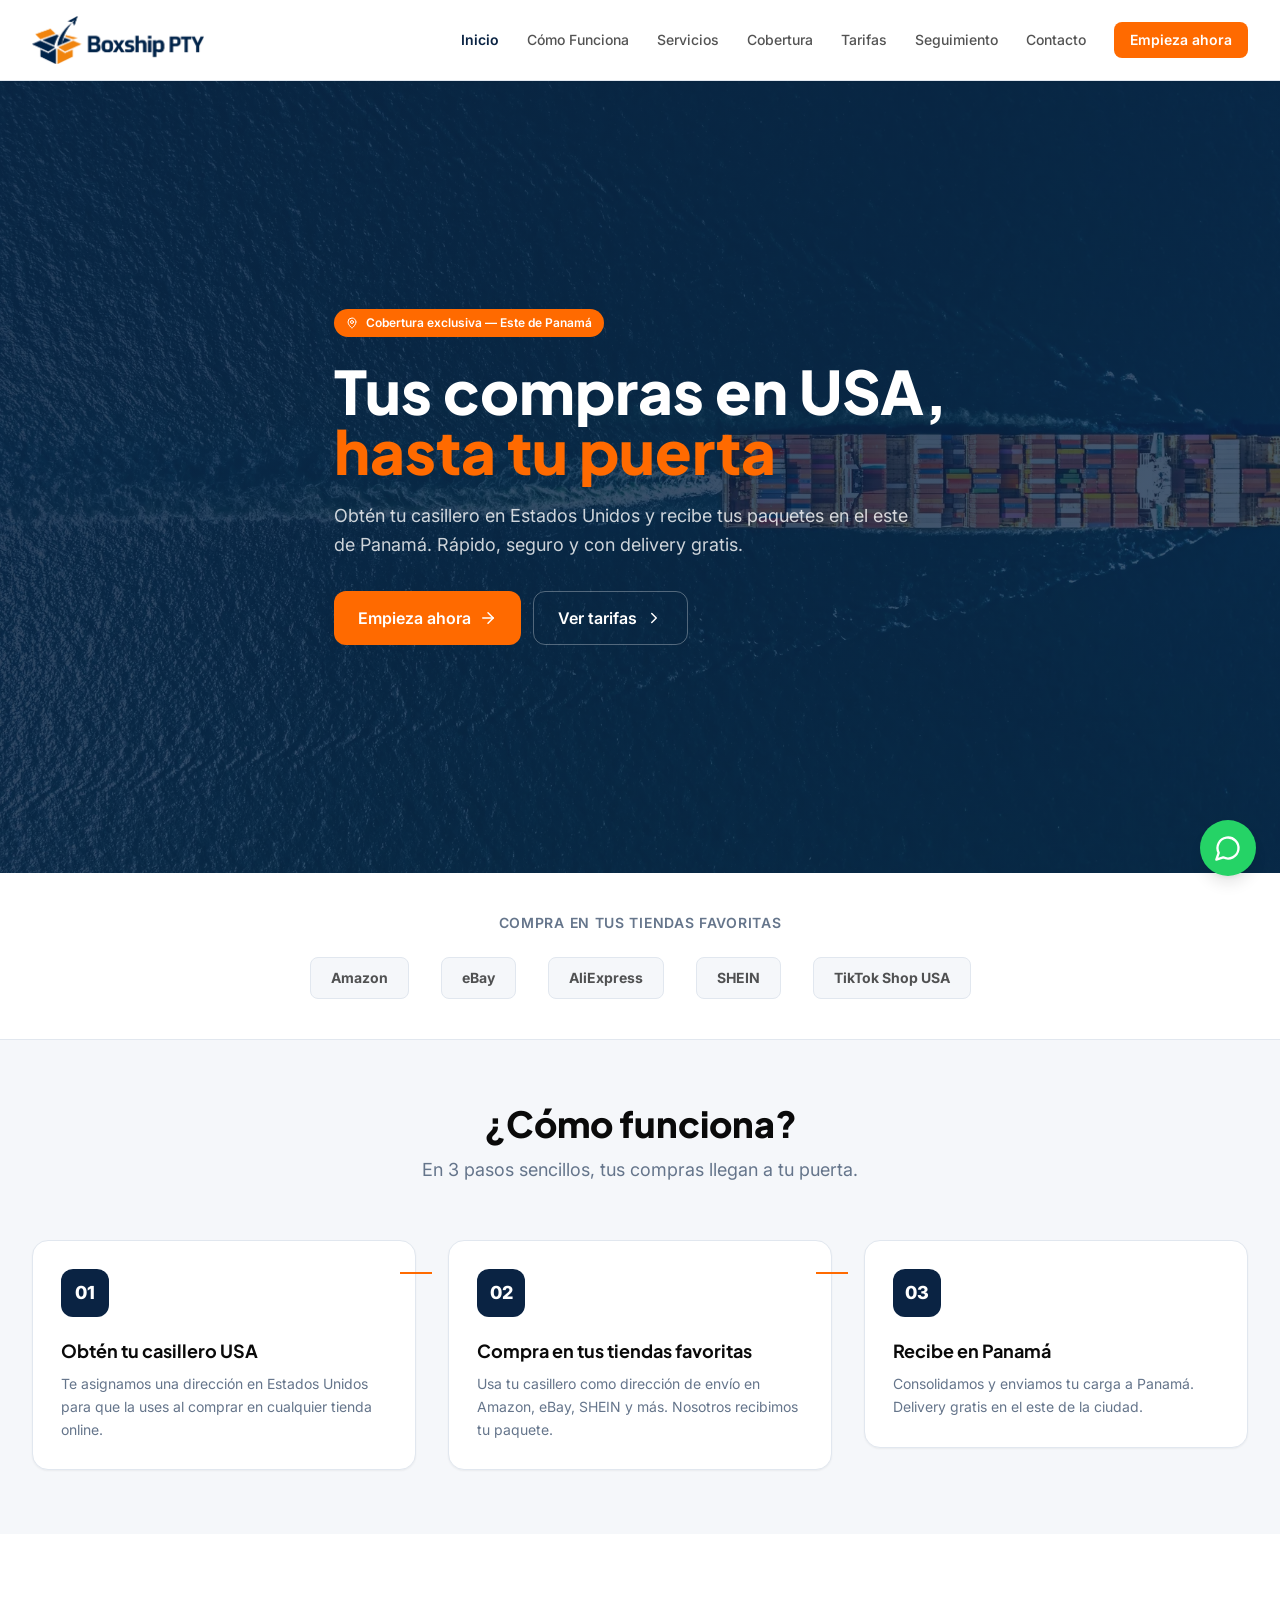
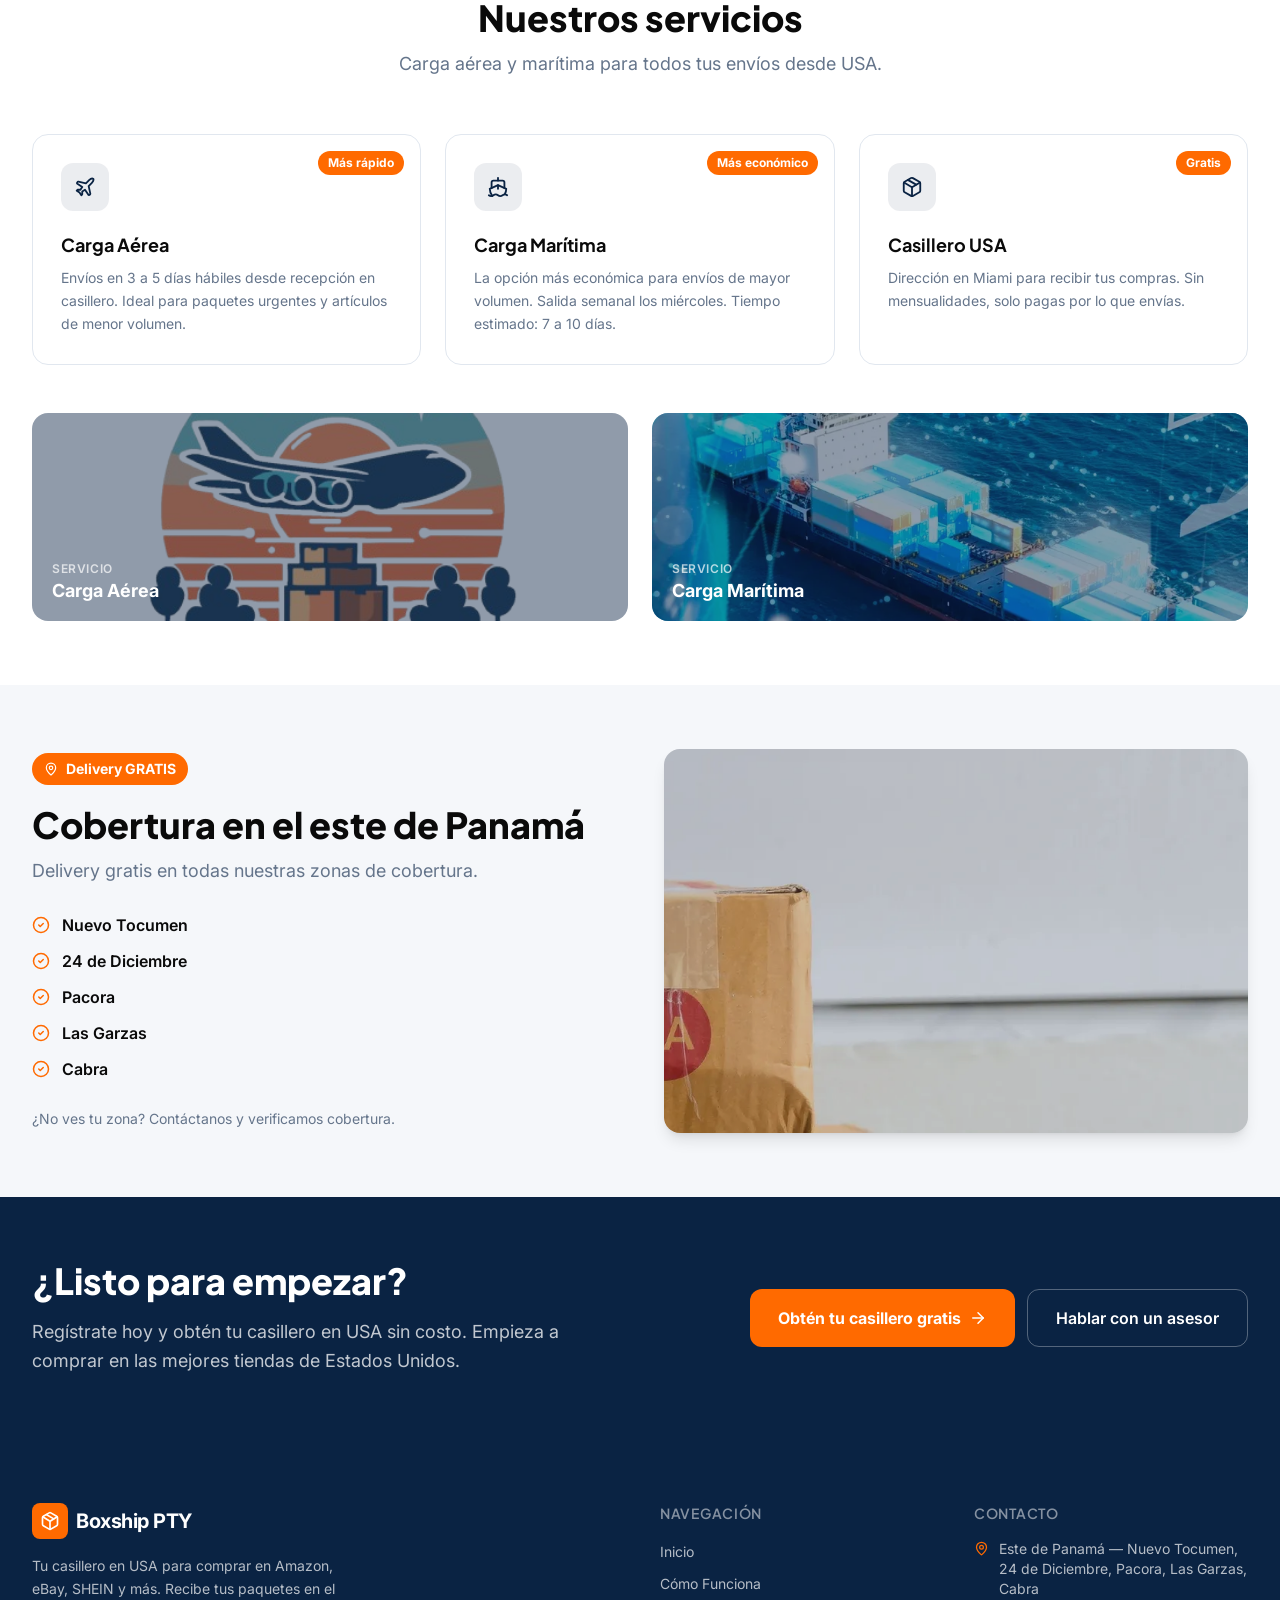
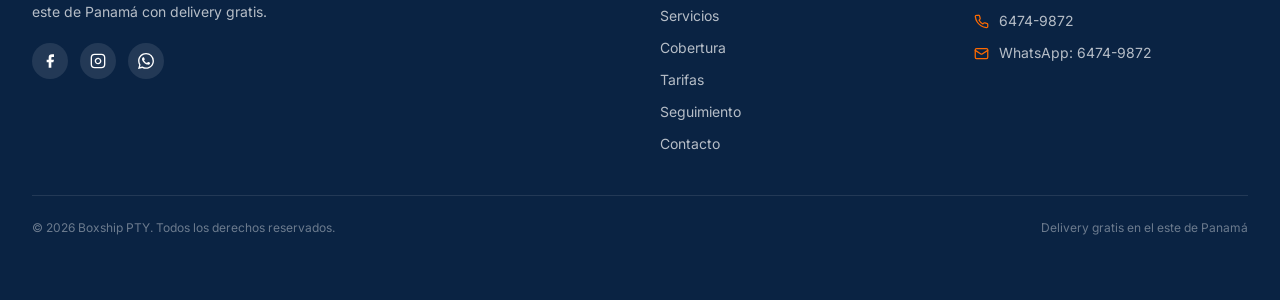
<file: index.html>
<!DOCTYPE html>
<html lang="es">
<head>
<meta charset="UTF-8">
<meta name="viewport" content="width=device-width, initial-scale=1.0">
<title>Boxship PTY — Tus compras en USA hasta tu puerta en Panamá</title>
<meta name="description" content="Casillero en USA y logística de paquetes para el este de Panamá. Carga aérea y marítima. Delivery gratis en Nuevo Tocumen, 24 de Diciembre, Pacora, Las Garzas y Cabra.">
<link rel="canonical" href="https://boxshippty.com/">
<meta property="og:title" content="Boxship PTY — Tus compras en USA hasta tu puerta en Panamá">
<meta property="og:description" content="Casillero en USA y logística de paquetes para el este de Panamá. Carga aérea y marítima.">
<meta property="og:type" content="website">
<meta property="og:url" content="https://boxshippty.com">
<meta name="twitter:card" content="summary_large_image">
<link rel="preconnect" href="https://fonts.googleapis.com"><link rel="preconnect" href="https://fonts.gstatic.com" crossorigin>
<link href="https://fonts.googleapis.com/css2?family=Plus+Jakarta+Sans:wght@700&family=Inter:wght@400;500;600&display=swap" rel="stylesheet">
<script type="application/ld+json">{"@context":"https://schema.org","@type":"LocalBusiness","name":"Boxship PTY","description":"Casillero en USA y logística de paquetes para el este de Panamá. Carga aérea y marítima.","url":"https://boxshippty.com","areaServed":["Nuevo Tocumen","24 de Diciembre","Pacora","Las Garzas","Cabra"]}</script>
<link rel="stylesheet" href="site.css">
</head>
<body>
<div id="app" class="fs-unmask-airo-app-builder"><div class="min-h-screen bg-background flex flex-col"><header class="sticky top-0 z-50 bg-white border-b border-border shadow-sm"><div class="max-w-7xl mx-auto px-4 sm:px-6 lg:px-8"><div class="flex items-center justify-between h-16 md:h-20"><a class="flex items-center shrink-0" href="#"><img alt="Boxship PTY" class="block h-auto max-h-10 md:max-h-12 w-auto max-w-[180px] object-contain" src="assets/horizontal.png"></a><nav aria-label="Navegación principal" class="hidden md:flex items-center gap-1"><a class="px-3 py-2 text-sm font-medium rounded-md transition-colors text-primary font-semibold" href="#">Inicio</a><a class="px-3 py-2 text-sm font-medium rounded-md transition-colors text-foreground/70 hover:text-primary hover:bg-muted" href="#como-funciona">Cómo Funciona</a><a class="px-3 py-2 text-sm font-medium rounded-md transition-colors text-foreground/70 hover:text-primary hover:bg-muted" href="#servicios">Servicios</a><a class="px-3 py-2 text-sm font-medium rounded-md transition-colors text-foreground/70 hover:text-primary hover:bg-muted" href="#cobertura">Cobertura</a><a class="px-3 py-2 text-sm font-medium rounded-md transition-colors text-foreground/70 hover:text-primary hover:bg-muted" href="tarifas.html">Tarifas</a><a class="px-3 py-2 text-sm font-medium rounded-md transition-colors text-foreground/70 hover:text-primary hover:bg-muted" href="seguimiento.html">Seguimiento</a><a class="px-3 py-2 text-sm font-medium rounded-md transition-colors text-foreground/70 hover:text-primary hover:bg-muted" href="#contacto">Contacto</a><a class="ml-3 px-4 py-2 bg-accent text-white text-sm font-semibold rounded-lg hover:bg-accent/90 transition-colors" href="https://wa.me/50764749872">Empieza ahora</a></nav><button class="md:hidden p-2 rounded-md text-foreground/70 hover:text-primary hover:bg-muted transition-colors" aria-label="Abrir menú"><svg xmlns="http://www.w3.org/2000/svg" width="22" height="22" viewBox="0 0 24 24" fill="none" stroke="currentColor" stroke-width="2" stroke-linecap="round" stroke-linejoin="round" class="lucide lucide-menu"><line x1="4" x2="20" y1="12" y2="12"></line><line x1="4" x2="20" y1="6" y2="6"></line><line x1="4" x2="20" y1="18" y2="18"></line></svg></button></div></div></header><main><section class="relative min-h-[88vh] flex items-center overflow-hidden"><img alt="Logística y envíos internacionales" class="absolute inset-0 w-full h-full object-cover" loading="eager" fetchpriority="high" width="1920" height="1080" src="assets/hero.webp"><div class="absolute inset-0 pointer-events-none" style="background: linear-gradient(135deg, hsl(var(--primary) / 0.88) 0%, hsl(var(--primary) / 0.72) 100%);"></div><div class="relative z-10 max-w-7xl mx-auto px-4 sm:px-6 lg:px-8 py-24"><div class="max-w-2xl"><div class="inline-flex items-center gap-2 px-3 py-1.5 rounded-full text-xs font-semibold mb-6 text-white" style="background: hsl(var(--accent)); opacity: 1; transform: none;"><svg xmlns="http://www.w3.org/2000/svg" width="12" height="12" viewBox="0 0 24 24" fill="none" stroke="currentColor" stroke-width="2" stroke-linecap="round" stroke-linejoin="round" class="lucide lucide-map-pin"><path d="M20 10c0 4.993-5.539 10.193-7.399 11.799a1 1 0 0 1-1.202 0C9.539 20.193 4 14.993 4 10a8 8 0 0 1 16 0"></path><circle cx="12" cy="10" r="3"></circle></svg><span>Cobertura exclusiva — Este de Panamá</span></div><h1 class="text-4xl sm:text-5xl lg:text-6xl font-extrabold text-white leading-tight mb-5" style="opacity: 1; transform: none;"><span style="white-space: pre-line;">Tus compras en USA,</span><br><span style="white-space: pre-line; color: hsl(var(--accent));">hasta tu puerta</span></h1><p class="text-lg text-white/80 leading-relaxed mb-8 max-w-xl" style="white-space: pre-line; opacity: 1; transform: none;">Obtén tu casillero en Estados Unidos y recibe tus paquetes en el este de Panamá. Rápido, seguro y con delivery gratis.</p><div class="flex flex-col sm:flex-row gap-3" style="opacity: 1; transform: none;"><a class="inline-flex items-center justify-center gap-2 px-6 py-3.5 rounded-xl font-semibold text-white transition-all hover:opacity-90 hover:-translate-y-0.5 active:translate-y-0" href="https://wa.me/50764749872" style="background: hsl(var(--accent));">Empieza ahora<svg xmlns="http://www.w3.org/2000/svg" width="18" height="18" viewBox="0 0 24 24" fill="none" stroke="currentColor" stroke-width="2" stroke-linecap="round" stroke-linejoin="round" class="lucide lucide-arrow-right"><path d="M5 12h14"></path><path d="m12 5 7 7-7 7"></path></svg></a><a class="inline-flex items-center justify-center gap-2 px-6 py-3.5 rounded-xl font-semibold text-white border border-white/30 hover:bg-white/10 transition-all" href="tarifas.html">Ver tarifas<svg xmlns="http://www.w3.org/2000/svg" width="18" height="18" viewBox="0 0 24 24" fill="none" stroke="currentColor" stroke-width="2" stroke-linecap="round" stroke-linejoin="round" class="lucide lucide-chevron-right"><path d="m9 18 6-6-6-6"></path></svg></a></div></div></div></section><section class="py-10 bg-white border-b border-border"><div class="max-w-7xl mx-auto px-4 sm:px-6 lg:px-8"><p class="text-center text-sm font-semibold text-muted-foreground uppercase tracking-wider mb-6" style="white-space: pre-line;">Compra en tus tiendas favoritas</p><div class="flex flex-wrap items-center justify-center gap-4 sm:gap-8"><div class="px-5 py-2.5 rounded-lg border border-border bg-muted text-sm font-bold text-foreground/70 hover:border-primary/30 hover:text-primary transition-colors">Amazon</div><div class="px-5 py-2.5 rounded-lg border border-border bg-muted text-sm font-bold text-foreground/70 hover:border-primary/30 hover:text-primary transition-colors">eBay</div><div class="px-5 py-2.5 rounded-lg border border-border bg-muted text-sm font-bold text-foreground/70 hover:border-primary/30 hover:text-primary transition-colors">AliExpress</div><div class="px-5 py-2.5 rounded-lg border border-border bg-muted text-sm font-bold text-foreground/70 hover:border-primary/30 hover:text-primary transition-colors">SHEIN</div><div class="px-5 py-2.5 rounded-lg border border-border bg-muted text-sm font-bold text-foreground/70 hover:border-primary/30 hover:text-primary transition-colors">TikTok Shop USA</div></div></div></section><section id="como-funciona" class="py-xxl bg-muted"><div class="max-w-7xl mx-auto px-4 sm:px-6 lg:px-8"><div class="text-center mb-14"><h2 class="text-3xl sm:text-4xl font-extrabold text-foreground mb-3" style="white-space: pre-line; opacity: 1; transform: none;">¿Cómo funciona?</h2><p class="text-muted-foreground text-lg max-w-xl mx-auto" style="white-space: pre-line; opacity: 1; transform: none;">En 3 pasos sencillos, tus compras llegan a tu puerta.</p></div><div class="grid grid-cols-1 md:grid-cols-3 gap-8 relative"><div class="relative" style="opacity: 1; transform: none;"><div class="hidden md:block absolute top-8 left-[calc(100%-1rem)] w-8 h-0.5 z-10" style="background: hsl(var(--accent));"></div><div class="bg-white rounded-2xl p-7 shadow-sm border border-border hover:shadow-md hover:-translate-y-1 transition-all duration-200"><div class="w-12 h-12 rounded-xl flex items-center justify-center font-extrabold text-lg text-white mb-5" style="background: hsl(var(--primary));">01</div><h3 class="text-lg font-bold text-foreground mb-2" style="white-space: pre-line;">Obtén tu casillero USA</h3><p class="text-sm text-muted-foreground leading-relaxed" style="white-space: pre-line;">Te asignamos una dirección en Estados Unidos para que la uses al comprar en cualquier tienda online.</p></div></div><div class="relative" style="opacity: 1; transform: none;"><div class="hidden md:block absolute top-8 left-[calc(100%-1rem)] w-8 h-0.5 z-10" style="background: hsl(var(--accent));"></div><div class="bg-white rounded-2xl p-7 shadow-sm border border-border hover:shadow-md hover:-translate-y-1 transition-all duration-200"><div class="w-12 h-12 rounded-xl flex items-center justify-center font-extrabold text-lg text-white mb-5" style="background: hsl(var(--primary));">02</div><h3 class="text-lg font-bold text-foreground mb-2" style="white-space: pre-line;">Compra en tus tiendas favoritas</h3><p class="text-sm text-muted-foreground leading-relaxed" style="white-space: pre-line;">Usa tu casillero como dirección de envío en Amazon, eBay, SHEIN y más. Nosotros recibimos tu paquete.</p></div></div><div class="relative" style="opacity: 1; transform: none;"><div class="bg-white rounded-2xl p-7 shadow-sm border border-border hover:shadow-md hover:-translate-y-1 transition-all duration-200"><div class="w-12 h-12 rounded-xl flex items-center justify-center font-extrabold text-lg text-white mb-5" style="background: hsl(var(--primary));">03</div><h3 class="text-lg font-bold text-foreground mb-2" style="white-space: pre-line;">Recibe en Panamá</h3><p class="text-sm text-muted-foreground leading-relaxed" style="white-space: pre-line;">Consolidamos y enviamos tu carga a Panamá. Delivery gratis en el este de la ciudad.</p></div></div></div></div></section><section id="servicios" class="py-xxl bg-white"><div class="max-w-7xl mx-auto px-4 sm:px-6 lg:px-8"><div class="text-center mb-14"><h2 class="text-3xl sm:text-4xl font-extrabold text-foreground mb-3" style="white-space: pre-line; opacity: 1; transform: none;">Nuestros servicios</h2><p class="text-muted-foreground text-lg max-w-xl mx-auto" style="white-space: pre-line; opacity: 1; transform: none;">Carga aérea y marítima para todos tus envíos desde USA.</p></div><div class="grid grid-cols-1 md:grid-cols-3 gap-6"><div class="relative rounded-2xl border border-border p-7 hover:shadow-md hover:-translate-y-1 transition-all duration-200 overflow-hidden" style="opacity: 1; transform: none;"><div class="absolute top-4 right-4 px-2.5 py-1 rounded-full text-xs font-bold text-white" style="background: hsl(var(--accent));">Más rápido</div><div class="w-12 h-12 rounded-xl flex items-center justify-center mb-5" style="background: hsl(var(--primary) / 0.08);"><svg xmlns="http://www.w3.org/2000/svg" width="22" height="22" viewBox="0 0 24 24" fill="none" stroke="currentColor" stroke-width="2" stroke-linecap="round" stroke-linejoin="round" class="lucide lucide-plane" style="color: hsl(var(--primary));"><path d="M17.8 19.2 16 11l3.5-3.5C21 6 21.5 4 21 3c-1-.5-3 0-4.5 1.5L13 8 4.8 6.2c-.5-.1-.9.1-1.1.5l-.3.5c-.2.5-.1 1 .3 1.3L9 12l-2 3H4l-1 1 3 2 2 3 1-1v-3l3-2 3.5 5.3c.3.4.8.5 1.3.3l.5-.2c.4-.3.6-.7.5-1.2z"></path></svg></div><h3 class="text-lg font-bold text-foreground mb-2" style="white-space: pre-line;">Carga Aérea</h3><p class="text-sm text-muted-foreground leading-relaxed" style="white-space: pre-line;">Envíos en 3 a 5 días hábiles desde recepción en casillero. Ideal para paquetes urgentes y artículos de menor volumen.</p></div><div class="relative rounded-2xl border border-border p-7 hover:shadow-md hover:-translate-y-1 transition-all duration-200 overflow-hidden" style="opacity: 1; transform: none;"><div class="absolute top-4 right-4 px-2.5 py-1 rounded-full text-xs font-bold text-white" style="background: hsl(var(--accent));">Más económico</div><div class="w-12 h-12 rounded-xl flex items-center justify-center mb-5" style="background: hsl(var(--primary) / 0.08);"><svg xmlns="http://www.w3.org/2000/svg" width="22" height="22" viewBox="0 0 24 24" fill="none" stroke="currentColor" stroke-width="2" stroke-linecap="round" stroke-linejoin="round" class="lucide lucide-ship" style="color: hsl(var(--primary));"><path d="M2 21c.6.5 1.2 1 2.5 1 2.5 0 2.5-2 5-2 1.3 0 1.9.5 2.5 1 .6.5 1.2 1 2.5 1 2.5 0 2.5-2 5-2 1.3 0 1.9.5 2.5 1"></path><path d="M19.38 20A11.6 11.6 0 0 0 21 14l-9-4-9 4c0 2.9.94 5.34 2.81 7.76"></path><path d="M19 13V7a2 2 0 0 0-2-2H7a2 2 0 0 0-2 2v6"></path><path d="M12 10v4"></path><path d="M12 2v3"></path></svg></div><h3 class="text-lg font-bold text-foreground mb-2" style="white-space: pre-line;">Carga Marítima</h3><p class="text-sm text-muted-foreground leading-relaxed" style="white-space: pre-line;">La opción más económica para envíos de mayor volumen. Salida semanal los miércoles. Tiempo estimado: 7 a 10 días.</p></div><div class="relative rounded-2xl border border-border p-7 hover:shadow-md hover:-translate-y-1 transition-all duration-200 overflow-hidden" style="opacity: 1; transform: none;"><div class="absolute top-4 right-4 px-2.5 py-1 rounded-full text-xs font-bold text-white" style="background: hsl(var(--accent));">Gratis</div><div class="w-12 h-12 rounded-xl flex items-center justify-center mb-5" style="background: hsl(var(--primary) / 0.08);"><svg xmlns="http://www.w3.org/2000/svg" width="22" height="22" viewBox="0 0 24 24" fill="none" stroke="currentColor" stroke-width="2" stroke-linecap="round" stroke-linejoin="round" class="lucide lucide-package" style="color: hsl(var(--primary));"><path d="M11 21.73a2 2 0 0 0 2 0l7-4A2 2 0 0 0 21 16V8a2 2 0 0 0-1-1.73l-7-4a2 2 0 0 0-2 0l-7 4A2 2 0 0 0 3 8v8a2 2 0 0 0 1 1.73z"></path><path d="M12 22V12"></path><path d="m3.3 7 7.703 4.734a2 2 0 0 0 1.994 0L20.7 7"></path><path d="m7.5 4.27 9 5.15"></path></svg></div><h3 class="text-lg font-bold text-foreground mb-2" style="white-space: pre-line;">Casillero USA</h3><p class="text-sm text-muted-foreground leading-relaxed" style="white-space: pre-line;">Dirección en Miami para recibir tus compras. Sin mensualidades, solo pagas por lo que envías.</p></div></div><div class="mt-12 grid grid-cols-1 md:grid-cols-2 gap-6"><div class="rounded-2xl overflow-hidden h-52 relative"><img alt="Carga aérea" class="w-full h-full object-cover" loading="lazy" width="800" height="500" src="assets/services-air.png"><div class="absolute inset-0 pointer-events-none" style="background: hsl(var(--primary) / 0.45);"></div><div class="absolute bottom-4 left-5 text-white"><p class="text-xs font-semibold uppercase tracking-wider opacity-70">Servicio</p><p class="text-lg font-bold">Carga Aérea</p></div></div><div class="rounded-2xl overflow-hidden h-52 relative"><img alt="Carga marítima" class="w-full h-full object-cover" loading="lazy" width="800" height="500" src="assets/services-sea.webp"><div class="absolute inset-0 pointer-events-none" style="background: hsl(var(--primary) / 0.45);"></div><div class="absolute bottom-4 left-5 text-white"><p class="text-xs font-semibold uppercase tracking-wider opacity-70">Servicio</p><p class="text-lg font-bold">Carga Marítima</p></div></div></div></div></section><section id="cobertura" class="py-xxl bg-muted"><div class="max-w-7xl mx-auto px-4 sm:px-6 lg:px-8"><div class="grid grid-cols-1 lg:grid-cols-2 gap-12 items-center"><div><div class="inline-flex items-center gap-2 px-3 py-1.5 rounded-full text-sm font-bold text-white mb-5" style="background: hsl(var(--accent)); opacity: 1; transform: none;"><svg xmlns="http://www.w3.org/2000/svg" width="14" height="14" viewBox="0 0 24 24" fill="none" stroke="currentColor" stroke-width="2" stroke-linecap="round" stroke-linejoin="round" class="lucide lucide-map-pin"><path d="M20 10c0 4.993-5.539 10.193-7.399 11.799a1 1 0 0 1-1.202 0C9.539 20.193 4 14.993 4 10a8 8 0 0 1 16 0"></path><circle cx="12" cy="10" r="3"></circle></svg><span style="white-space: pre-line;">Delivery GRATIS</span></div><h2 class="text-3xl sm:text-4xl font-extrabold text-foreground mb-3" style="white-space: pre-line; opacity: 1; transform: none;">Cobertura en el este de Panamá</h2><p class="text-muted-foreground text-lg mb-7" style="white-space: pre-line; opacity: 1; transform: none;">Delivery gratis en todas nuestras zonas de cobertura.</p><ul class="space-y-3 mb-7"><li class="flex items-center gap-3" style="opacity: 1; transform: none;"><svg xmlns="http://www.w3.org/2000/svg" width="18" height="18" viewBox="0 0 24 24" fill="none" stroke="currentColor" stroke-width="2" stroke-linecap="round" stroke-linejoin="round" class="lucide lucide-circle-check shrink-0" style="color: hsl(var(--accent));"><circle cx="12" cy="12" r="10"></circle><path d="m9 12 2 2 4-4"></path></svg><span class="font-semibold text-foreground" style="white-space: pre-line;">Nuevo Tocumen</span></li><li class="flex items-center gap-3" style="opacity: 1; transform: none;"><svg xmlns="http://www.w3.org/2000/svg" width="18" height="18" viewBox="0 0 24 24" fill="none" stroke="currentColor" stroke-width="2" stroke-linecap="round" stroke-linejoin="round" class="lucide lucide-circle-check shrink-0" style="color: hsl(var(--accent));"><circle cx="12" cy="12" r="10"></circle><path d="m9 12 2 2 4-4"></path></svg><span class="font-semibold text-foreground" style="white-space: pre-line;">24 de Diciembre</span></li><li class="flex items-center gap-3" style="opacity: 1; transform: none;"><svg xmlns="http://www.w3.org/2000/svg" width="18" height="18" viewBox="0 0 24 24" fill="none" stroke="currentColor" stroke-width="2" stroke-linecap="round" stroke-linejoin="round" class="lucide lucide-circle-check shrink-0" style="color: hsl(var(--accent));"><circle cx="12" cy="12" r="10"></circle><path d="m9 12 2 2 4-4"></path></svg><span class="font-semibold text-foreground" style="white-space: pre-line;">Pacora</span></li><li class="flex items-center gap-3" style="opacity: 1; transform: none;"><svg xmlns="http://www.w3.org/2000/svg" width="18" height="18" viewBox="0 0 24 24" fill="none" stroke="currentColor" stroke-width="2" stroke-linecap="round" stroke-linejoin="round" class="lucide lucide-circle-check shrink-0" style="color: hsl(var(--accent));"><circle cx="12" cy="12" r="10"></circle><path d="m9 12 2 2 4-4"></path></svg><span class="font-semibold text-foreground" style="white-space: pre-line;">Las Garzas</span></li><li class="flex items-center gap-3" style="opacity: 1; transform: none;"><svg xmlns="http://www.w3.org/2000/svg" width="18" height="18" viewBox="0 0 24 24" fill="none" stroke="currentColor" stroke-width="2" stroke-linecap="round" stroke-linejoin="round" class="lucide lucide-circle-check shrink-0" style="color: hsl(var(--accent));"><circle cx="12" cy="12" r="10"></circle><path d="m9 12 2 2 4-4"></path></svg><span class="font-semibold text-foreground" style="white-space: pre-line;">Cabra</span></li></ul><p class="text-sm text-muted-foreground" style="white-space: pre-line; opacity: 1; transform: none;">¿No ves tu zona? Contáctanos y verificamos cobertura.</p></div><div class="rounded-2xl overflow-hidden shadow-lg h-72 lg:h-96 relative" style="opacity: 1; transform: none;"><img alt="Delivery a domicilio en Panamá" class="w-full h-full object-cover" loading="lazy" width="800" height="500" src="assets/delivery.webp"><div class="absolute inset-0 pointer-events-none" style="background: hsl(var(--primary) / 0.2);"></div></div></div></div></section><section class="py-xxl" style="background: hsl(var(--primary));"><div class="max-w-7xl mx-auto px-4 sm:px-6 lg:px-8"><div class="grid grid-cols-1 lg:grid-cols-2 gap-10 items-center"><div><h2 class="text-3xl sm:text-4xl font-extrabold text-white mb-4" style="white-space: pre-line; opacity: 1; transform: none;">¿Listo para empezar?</h2><p class="text-white/75 text-lg leading-relaxed" style="white-space: pre-line; opacity: 1; transform: none;">Regístrate hoy y obtén tu casillero en USA sin costo. Empieza a comprar en las mejores tiendas de Estados Unidos.</p></div><div class="flex flex-col sm:flex-row gap-3 lg:justify-end" style="opacity: 1; transform: none;"><a class="inline-flex items-center justify-center gap-2 px-7 py-4 rounded-xl font-bold text-white transition-all hover:opacity-90 hover:-translate-y-0.5" href="https://wa.me/50764749872" style="background: hsl(var(--accent));">Obtén tu casillero gratis<svg xmlns="http://www.w3.org/2000/svg" width="18" height="18" viewBox="0 0 24 24" fill="none" stroke="currentColor" stroke-width="2" stroke-linecap="round" stroke-linejoin="round" class="lucide lucide-arrow-right"><path d="M5 12h14"></path><path d="m12 5 7 7-7 7"></path></svg></a><a class="inline-flex items-center justify-center gap-2 px-7 py-4 rounded-xl font-semibold text-white border border-white/30 hover:bg-white/10 transition-all" href="https://wa.me/50764749872">Hablar con un asesor</a></div></div></div></section></main><footer id="contacto" class="text-white" style="background: hsl(var(--primary));"><div class="max-w-7xl mx-auto px-4 sm:px-6 lg:px-8 py-12 lg:py-16"><div class="grid grid-cols-1 md:grid-cols-2 lg:grid-cols-4 gap-10"><div class="lg:col-span-2"><div class="flex items-center gap-2 mb-4"><div class="w-9 h-9 rounded-lg flex items-center justify-center" style="background: hsl(var(--accent));"><svg xmlns="http://www.w3.org/2000/svg" width="20" height="20" viewBox="0 0 24 24" fill="none" stroke="currentColor" stroke-width="2" stroke-linecap="round" stroke-linejoin="round" class="lucide lucide-package text-white"><path d="M11 21.73a2 2 0 0 0 2 0l7-4A2 2 0 0 0 21 16V8a2 2 0 0 0-1-1.73l-7-4a2 2 0 0 0-2 0l-7 4A2 2 0 0 0 3 8v8a2 2 0 0 0 1 1.73z"></path><path d="M12 22V12"></path><path d="m3.3 7 7.703 4.734a2 2 0 0 0 1.994 0L20.7 7"></path><path d="m7.5 4.27 9 5.15"></path></svg></div><span class="text-xl font-bold tracking-tight">Boxship PTY</span></div><p class="text-white/70 text-sm leading-relaxed max-w-xs">Tu casillero en USA para comprar en Amazon, eBay, SHEIN y más. Recibe tus paquetes en el este de Panamá con delivery gratis.</p><div class="mt-5 flex gap-3"><a href="#" aria-label="Facebook" class="w-9 h-9 rounded-full bg-white/10 hover:bg-white/20 flex items-center justify-center transition-colors"><svg width="16" height="16" fill="currentColor" viewBox="0 0 24 24"><path d="M18 2h-3a5 5 0 0 0-5 5v3H7v4h3v8h4v-8h3l1-4h-4V7a1 1 0 0 1 1-1h3z"></path></svg></a><a href="#" aria-label="Instagram" class="w-9 h-9 rounded-full bg-white/10 hover:bg-white/20 flex items-center justify-center transition-colors"><svg width="16" height="16" fill="none" stroke="currentColor" stroke-width="2" viewBox="0 0 24 24"><rect x="2" y="2" width="20" height="20" rx="5" ry="5"></rect><path d="M16 11.37A4 4 0 1 1 12.63 8 4 4 0 0 1 16 11.37z"></path><line x1="17.5" y1="6.5" x2="17.51" y2="6.5"></line></svg></a><a href="#" aria-label="WhatsApp" class="w-9 h-9 rounded-full bg-white/10 hover:bg-white/20 flex items-center justify-center transition-colors"><svg width="16" height="16" fill="currentColor" viewBox="0 0 24 24"><path d="M17.472 14.382c-.297-.149-1.758-.867-2.03-.967-.273-.099-.471-.148-.67.15-.197.297-.767.966-.94 1.164-.173.199-.347.223-.644.075-.297-.15-1.255-.463-2.39-1.475-.883-.788-1.48-1.761-1.653-2.059-.173-.297-.018-.458.13-.606.134-.133.298-.347.446-.52.149-.174.198-.298.298-.497.099-.198.05-.371-.025-.52-.075-.149-.669-1.612-.916-2.207-.242-.579-.487-.5-.669-.51-.173-.008-.371-.01-.57-.01-.198 0-.52.074-.792.372-.272.297-1.04 1.016-1.04 2.479 0 1.462 1.065 2.875 1.213 3.074.149.198 2.096 3.2 5.077 4.487.709.306 1.262.489 1.694.625.712.227 1.36.195 1.871.118.571-.085 1.758-.719 2.006-1.413.248-.694.248-1.289.173-1.413-.074-.124-.272-.198-.57-.347m-5.421 7.403h-.004a9.87 9.87 0 0 1-5.031-1.378l-.361-.214-3.741.982.998-3.648-.235-.374a9.86 9.86 0 0 1-1.51-5.26c.001-5.45 4.436-9.884 9.888-9.884 2.64 0 5.122 1.03 6.988 2.898a9.825 9.825 0 0 1 2.893 6.994c-.003 5.45-4.437 9.884-9.885 9.884m8.413-18.297A11.815 11.815 0 0 0 12.05 0C5.495 0 .16 5.335.157 11.892c0 2.096.547 4.142 1.588 5.945L.057 24l6.305-1.654a11.882 11.882 0 0 0 5.683 1.448h.005c6.554 0 11.89-5.335 11.893-11.893a11.821 11.821 0 0 0-3.48-8.413Z"></path></svg></a></div></div><div><h3 class="text-sm font-semibold uppercase tracking-wider text-white/50 mb-4">Navegación</h3><ul class="space-y-2"><li><a class="text-sm text-white/70 hover:text-white transition-colors" href="#">Inicio</a></li><li><a class="text-sm text-white/70 hover:text-white transition-colors" href="#como-funciona">Cómo Funciona</a></li><li><a class="text-sm text-white/70 hover:text-white transition-colors" href="#servicios">Servicios</a></li><li><a class="text-sm text-white/70 hover:text-white transition-colors" href="#cobertura">Cobertura</a></li><li><a class="text-sm text-white/70 hover:text-white transition-colors" href="tarifas.html">Tarifas</a></li><li><a class="text-sm text-white/70 hover:text-white transition-colors" href="seguimiento.html">Seguimiento</a></li><li><a class="text-sm text-white/70 hover:text-white transition-colors" href="#contacto">Contacto</a></li></ul></div><div><h3 class="text-sm font-semibold uppercase tracking-wider text-white/50 mb-4">Contacto</h3><ul class="space-y-3"><li class="flex items-start gap-2.5"><svg xmlns="http://www.w3.org/2000/svg" width="15" height="15" viewBox="0 0 24 24" fill="none" stroke="currentColor" stroke-width="2" stroke-linecap="round" stroke-linejoin="round" class="lucide lucide-map-pin text-accent mt-0.5 shrink-0"><path d="M20 10c0 4.993-5.539 10.193-7.399 11.799a1 1 0 0 1-1.202 0C9.539 20.193 4 14.993 4 10a8 8 0 0 1 16 0"></path><circle cx="12" cy="10" r="3"></circle></svg><span class="text-sm text-white/70">Este de Panamá — Nuevo Tocumen, 24 de Diciembre, Pacora, Las Garzas, Cabra</span></li><li class="flex items-center gap-2.5"><svg xmlns="http://www.w3.org/2000/svg" width="15" height="15" viewBox="0 0 24 24" fill="none" stroke="currentColor" stroke-width="2" stroke-linecap="round" stroke-linejoin="round" class="lucide lucide-phone text-accent shrink-0"><path d="M22 16.92v3a2 2 0 0 1-2.18 2 19.79 19.79 0 0 1-8.63-3.07 19.5 19.5 0 0 1-6-6 19.79 19.79 0 0 1-3.07-8.67A2 2 0 0 1 4.11 2h3a2 2 0 0 1 2 1.72 12.84 12.84 0 0 0 .7 2.81 2 2 0 0 1-.45 2.11L8.09 9.91a16 16 0 0 0 6 6l1.27-1.27a2 2 0 0 1 2.11-.45 12.84 12.84 0 0 0 2.81.7A2 2 0 0 1 22 16.92z"></path></svg><a href="https://wa.me/50764749872" class="text-sm text-white/70 hover:text-white transition-colors">6474-9872</a></li><li class="flex items-center gap-2.5"><svg xmlns="http://www.w3.org/2000/svg" width="15" height="15" viewBox="0 0 24 24" fill="none" stroke="currentColor" stroke-width="2" stroke-linecap="round" stroke-linejoin="round" class="lucide lucide-mail text-accent shrink-0"><rect width="20" height="16" x="2" y="4" rx="2"></rect><path d="m22 7-8.97 5.7a1.94 1.94 0 0 1-2.06 0L2 7"></path></svg><a href="https://wa.me/50764749872" class="text-sm text-white/70 hover:text-white transition-colors">WhatsApp: 6474-9872</a></li></ul></div></div><div class="mt-10 pt-6 border-t border-white/10 flex flex-col sm:flex-row items-center justify-between gap-3"><p class="text-xs text-white/40">© 2026 Boxship PTY. Todos los derechos reservados.</p><p class="text-xs text-white/40">Delivery gratis en el este de Panamá</p></div></div></footer></div><a href="https://wa.me/50764749872" target="_blank" rel="noopener noreferrer" aria-label="Contactar por WhatsApp" class="fixed bottom-6 right-6 z-50 flex items-center justify-center w-14 h-14 rounded-full shadow-lg transition-all hover:scale-110 hover:shadow-xl" style="background: rgb(37, 211, 102);"><svg xmlns="http://www.w3.org/2000/svg" width="28" height="28" viewBox="0 0 24 24" fill="none" stroke="currentColor" stroke-width="2" stroke-linecap="round" stroke-linejoin="round" class="lucide lucide-message-circle text-white"><path d="M7.9 20A9 9 0 1 0 4 16.1L2 22Z"></path></svg></a></div>
<script>
(function(){
  var btn=document.querySelector('button[aria-label="Abrir menú"]');
  var nav=document.querySelector('header nav');
  if(!btn||!nav)return;
  var m=document.createElement('div');m.id='mnav';
  nav.querySelectorAll('a').forEach(function(a){m.appendChild(a.cloneNode(true))});
  document.querySelector('header').appendChild(m);
  btn.addEventListener('click',function(){m.classList.toggle('open')});
  m.addEventListener('click',function(e){if(e.target.tagName==='A')m.classList.remove('open')});
})();
</script>
</body>
</html>
</file>
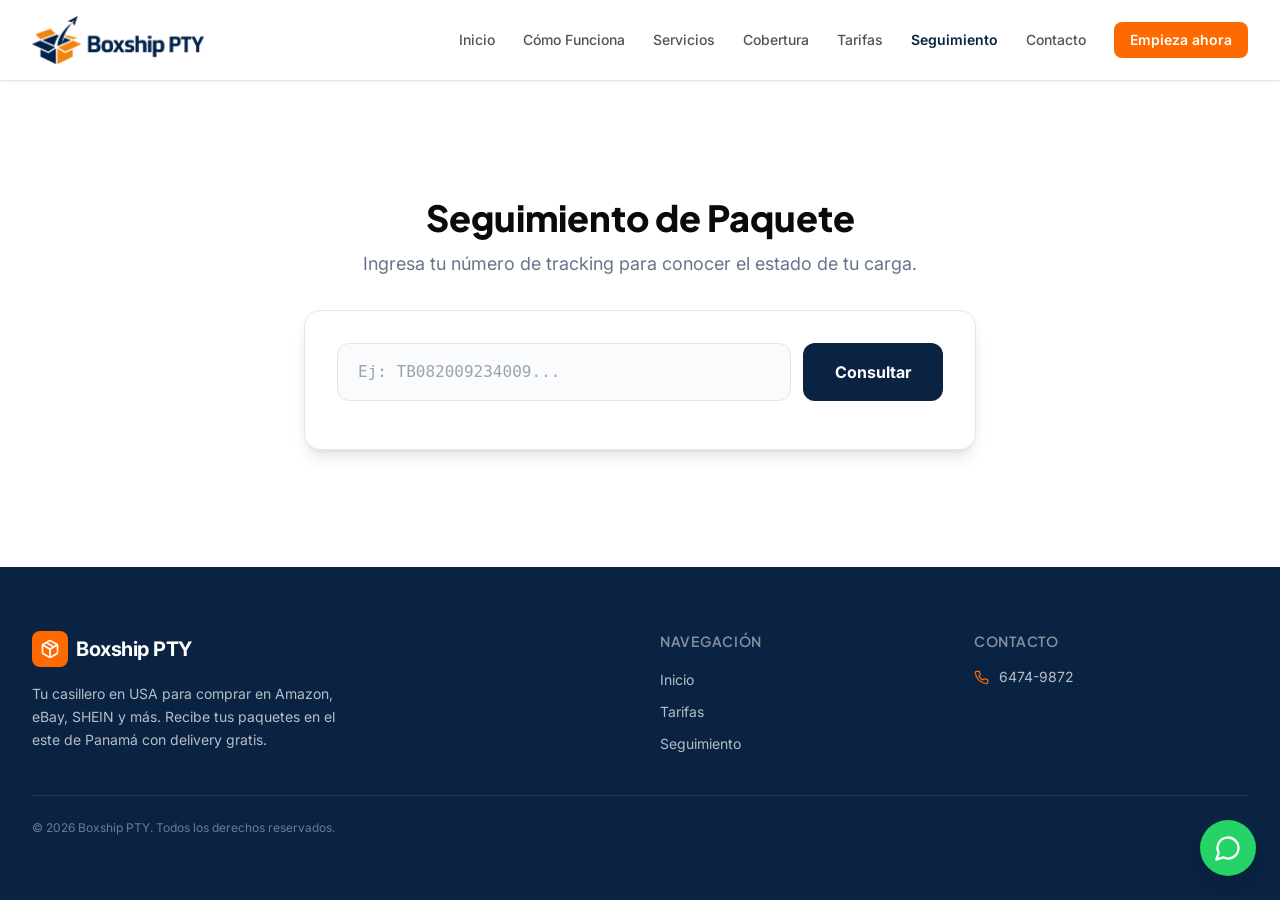
<file: seguimiento.html>
<!DOCTYPE html>
<html lang="es">
<head>
<meta charset="UTF-8">
<meta name="viewport" content="width=device-width, initial-scale=1.0">
<title>Seguimiento de Paquetes — Boxship PTY</title>
<meta name="description" content="Consulta el estado de tu paquete en tiempo real. Rastreo seguro de carga aérea y marítima.">
<link rel="canonical" href="https://boxshippty.com/seguimiento.html">
<link rel="preconnect" href="https://fonts.googleapis.com"><link rel="preconnect" href="https://fonts.gstatic.com" crossorigin>
<link href="https://fonts.googleapis.com/css2?family=Plus+Jakarta+Sans:wght@700&family=Inter:wght@400;500;600&display=swap" rel="stylesheet">
<link rel="stylesheet" href="site.css">
<link rel="stylesheet" href="style.css">
<!-- LIBRERÍA DE TURNSTILE (Automático, sin ?render=explicit) -->
<script src="https://challenges.cloudflare.com/turnstile/v0/api.js" defer></script>
</head>
<body class="min-h-screen flex flex-col">
<header class="sticky top-0 z-50 bg-white border-b border-border shadow-sm"><div class="max-w-7xl mx-auto px-4 sm:px-6 lg:px-8"><div class="flex items-center justify-between h-16 md:h-20"><a class="flex items-center shrink-0" href="index.html"><img alt="Boxship PTY" class="block h-auto max-h-10 md:max-h-12 w-auto max-w-[180px] object-contain" src="assets/horizontal.png"></a><nav aria-label="Navegación principal" class="hidden md:flex items-center gap-1"><a class="px-3 py-2 text-sm font-medium rounded-md transition-colors text-foreground/70 hover:text-primary hover:bg-muted" href="index.html">Inicio</a><a class="px-3 py-2 text-sm font-medium rounded-md transition-colors text-foreground/70 hover:text-primary hover:bg-muted" href="index.html#como-funciona">Cómo Funciona</a><a class="px-3 py-2 text-sm font-medium rounded-md transition-colors text-foreground/70 hover:text-primary hover:bg-muted" href="index.html#servicios">Servicios</a><a class="px-3 py-2 text-sm font-medium rounded-md transition-colors text-foreground/70 hover:text-primary hover:bg-muted" href="index.html#cobertura">Cobertura</a><a class="px-3 py-2 text-sm font-medium rounded-md transition-colors text-foreground/70 hover:text-primary hover:bg-muted" href="tarifas.html">Tarifas</a><a class="px-3 py-2 text-sm font-medium rounded-md transition-colors text-primary font-semibold" href="seguimiento.html">Seguimiento</a><a class="px-3 py-2 text-sm font-medium rounded-md transition-colors text-foreground/70 hover:text-primary hover:bg-muted" href="index.html#contacto">Contacto</a><a class="ml-3 px-4 py-2 bg-accent text-white text-sm font-semibold rounded-lg hover:bg-accent/90 transition-colors" href="https://wa.me/50764749872">Empieza ahora</a></nav><button class="md:hidden p-2 rounded-md text-foreground/70 hover:text-primary hover:bg-muted transition-colors" aria-label="Abrir menú"><svg xmlns="http://www.w3.org/2000/svg" width="22" height="22" viewBox="0 0 24 24" fill="none" stroke="currentColor" stroke-width="2" stroke-linecap="round" stroke-linejoin="round" class="lucide lucide-menu"><line x1="4" x2="20" y1="12" y2="12"></line><line x1="4" x2="20" y1="6" y2="6"></line><line x1="4" x2="20" y1="18" y2="18"></line></svg></button></div></div></header>
<main class="flex-grow flex items-center justify-center py-12 px-4">
  <div class="w-full max-w-2xl">
    <div class="text-center mb-8">
      <h1 class="text-3xl md:text-4xl font-extrabold text-foreground mb-3">Seguimiento de Paquete</h1>
      <p class="text-muted-foreground text-lg">Ingresa tu número de tracking para conocer el estado de tu carga.</p>
    </div>

    <div class="bg-white rounded-2xl shadow-lg border border-border p-6 md:p-8">
      <div class="flex flex-col sm:flex-row gap-3">
        <input type="text" id="trackingInput" aria-label="Número de tracking" placeholder="Ej: TB082009234009..." maxlength="64" autocomplete="off" autocapitalize="off" spellcheck="false" class="flex-1 px-5 py-4 rounded-xl border border-border bg-muted/50 focus:outline-none focus:ring-2 focus:ring-primary text-foreground font-mono">
        <button type="button" id="btnConsultar" class="px-8 py-4 rounded-xl font-bold text-white transition-all hover:opacity-90" style="background-color: hsl(var(--primary));">Consultar</button>
      </div>
      
      <!-- CONTENEDOR DE TURNSTILE (Automático con tu Site Key) -->
      <div class="cf-turnstile mt-4 flex justify-center" data-sitekey="0x4AAAAAAFqPqnve1lLnkYJQ" data-theme="light"></div>
      
      <div id="historialBusquedas" class="search-history" style="display:none"></div>
    </div>

    <div id="loading" class="text-center mt-10" style="display: none;" role="status">
      <div class="inline-block w-10 h-10 border-4 border-muted border-t-primary rounded-full animate-spin mb-4"></div>
      <p class="text-muted-foreground font-medium">Consultando estado del paquete...</p>
    </div>

    <div id="error" class="mt-8 bg-red-50 border border-red-200 rounded-xl p-5 text-center" style="display: none;" role="alert">
      <h3 class="text-red-700 font-bold mb-1">❌ Error en la consulta</h3>
      <p id="mensajeError" class="text-red-600 text-sm"></p>
    </div>

    <div id="resultado" class="mt-8 space-y-6" style="display: none;" aria-live="polite">
      <div class="bg-white rounded-2xl shadow-sm border border-border p-6 text-center">
        <p class="text-sm font-semibold text-muted-foreground uppercase tracking-wider mb-2">Estado Actual</p>
        <div id="estadoActual" class="status-badge"></div>
        <p id="trackingId" class="font-mono text-sm text-muted-foreground"></p>
      </div>

      <div class="bg-white rounded-2xl shadow-sm border border-border p-6">
        <h4 class="font-bold text-foreground mb-4 text-lg">Historial de Movimientos</h4>
        <div id="historial" class="space-y-4"></div>
      </div>
    </div>
  </div>
</main>

<footer id="contacto" class="text-white" style="background: hsl(var(--primary));"><div class="max-w-7xl mx-auto px-4 sm:px-6 lg:px-8 py-12 lg:py-16"><div class="grid grid-cols-1 md:grid-cols-2 lg:grid-cols-4 gap-10"><div class="lg:col-span-2"><div class="flex items-center gap-2 mb-4"><div class="w-9 h-9 rounded-lg flex items-center justify-center" style="background: hsl(var(--accent));"><svg xmlns="http://www.w3.org/2000/svg" width="20" height="20" viewBox="0 0 24 24" fill="none" stroke="currentColor" stroke-width="2" stroke-linecap="round" stroke-linejoin="round" class="lucide lucide-package text-white"><path d="M11 21.73a2 2 0 0 0 2 0l7-4A2 2 0 0 0 21 16V8a2 2 0 0 0-1-1.73l-7-4a2 2 0 0 0-2 0l-7 4A2 2 0 0 0 3 8v8a2 2 0 0 0 1 1.73z"></path><path d="M12 22V12"></path><path d="m3.3 7 7.703 4.734a2 2 0 0 0 1.994 0L20.7 7"></path><path d="m7.5 4.27 9 5.15"></path></svg></div><span class="text-xl font-bold tracking-tight">Boxship PTY</span></div><p class="text-white/70 text-sm leading-relaxed max-w-xs">Tu casillero en USA para comprar en Amazon, eBay, SHEIN y más. Recibe tus paquetes en el este de Panamá con delivery gratis.</p></div><div><h3 class="text-sm font-semibold uppercase tracking-wider text-white/50 mb-4">Navegación</h3><ul class="space-y-2"><li><a class="text-sm text-white/70 hover:text-white transition-colors" href="index.html">Inicio</a></li><li><a class="text-sm text-white/70 hover:text-white transition-colors" href="tarifas.html">Tarifas</a></li><li><a class="text-sm text-white/70 hover:text-white transition-colors" href="seguimiento.html">Seguimiento</a></li></ul></div><div><h3 class="text-sm font-semibold uppercase tracking-wider text-white/50 mb-4">Contacto</h3><ul class="space-y-3"><li class="flex items-center gap-2.5"><svg xmlns="http://www.w3.org/2000/svg" width="15" height="15" viewBox="0 0 24 24" fill="none" stroke="currentColor" stroke-width="2" stroke-linecap="round" stroke-linejoin="round" class="lucide lucide-phone text-accent shrink-0"><path d="M22 16.92v3a2 2 0 0 1-2.18 2 19.79 19.79 0 0 1-8.63-3.07 19.5 19.5 0 0 1-6-6 19.79 19.79 0 0 1-3.07-8.67A2 2 0 0 1 4.11 2h3a2 2 0 0 1 2 1.72 12.84 12.84 0 0 0 .7 2.81 2 2 0 0 1-.45 2.11L8.09 9.91a16 16 0 0 0 6 6l1.27-1.27a2 2 0 0 1 2.11-.45 12.84 12.84 0 0 0 2.81.7A2 2 0 0 1 22 16.92z"></path></svg><a href="https://wa.me/50764749872" class="text-sm text-white/70 hover:text-white transition-colors">6474-9872</a></li></ul></div></div><div class="mt-10 pt-6 border-t border-white/10 flex flex-col sm:flex-row items-center justify-between gap-3"><p class="text-xs text-white/40">© 2026 Boxship PTY. Todos los derechos reservados.</p></div></div></footer>
<a href="https://wa.me/50764749872" target="_blank" rel="noopener noreferrer" aria-label="Contactar por WhatsApp" class="fixed bottom-6 right-6 z-50 flex items-center justify-center w-14 h-14 rounded-full shadow-lg transition-all hover:scale-110 hover:shadow-xl" style="background: rgb(37, 211, 102);"><svg xmlns="http://www.w3.org/2000/svg" width="28" height="28" viewBox="0 0 24 24" fill="none" stroke="currentColor" stroke-width="2" stroke-linecap="round" stroke-linejoin="round" class="lucide lucide-message-circle text-white"><path d="M7.9 20A9 9 0 1 0 4 16.1L2 22Z"></path></svg></a>
<script>
(function(){
  var btn=document.querySelector('button[aria-label="Abrir menú"]');
  var nav=document.querySelector('header nav');
  if(!btn||!nav)return;
  var m=document.createElement('div');m.id='mnav';
  nav.querySelectorAll('a').forEach(function(a){m.appendChild(a.cloneNode(true))});
  document.querySelector('header').appendChild(m);
  btn.addEventListener('click',function(){m.classList.toggle('open')});
  m.addEventListener('click',function(e){if(e.target.tagName==='A')m.classList.remove('open')});
})();
</script>
<script src="script.js"></script>
</body>
</html>
</file>
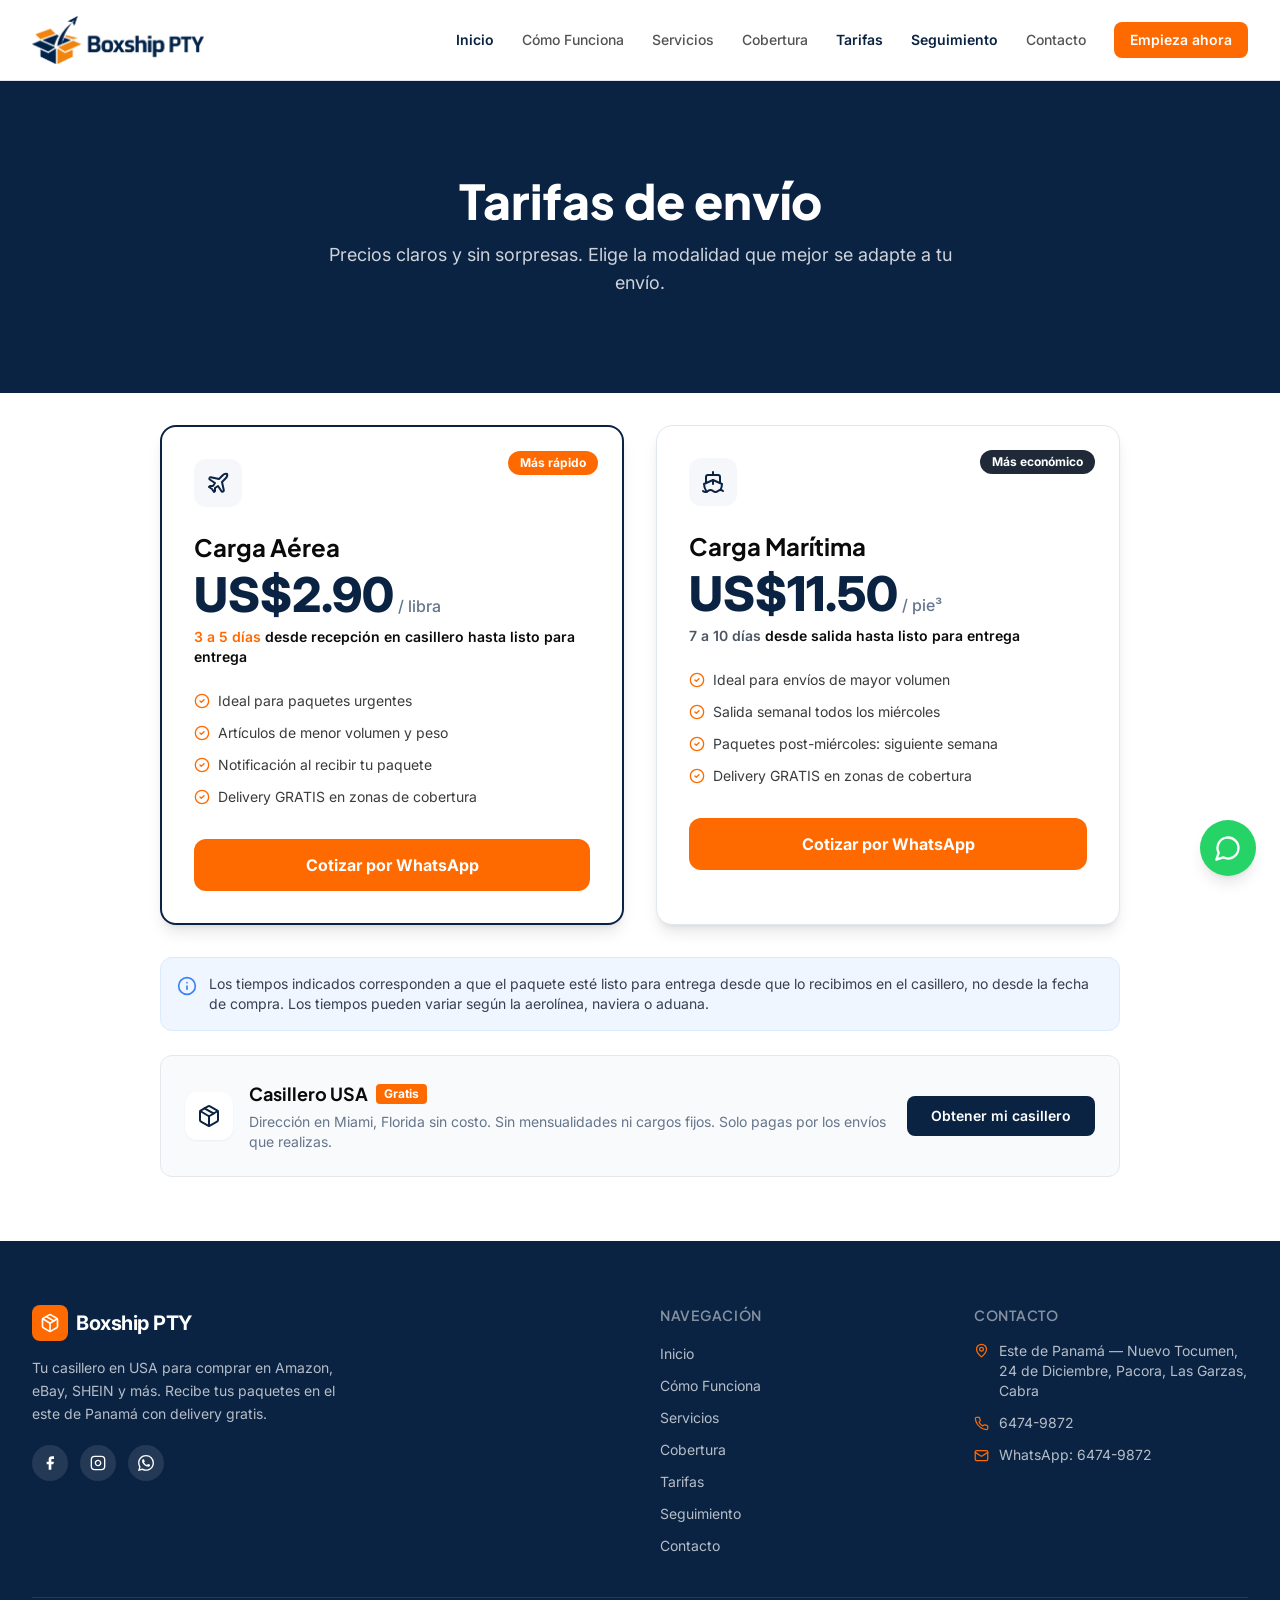
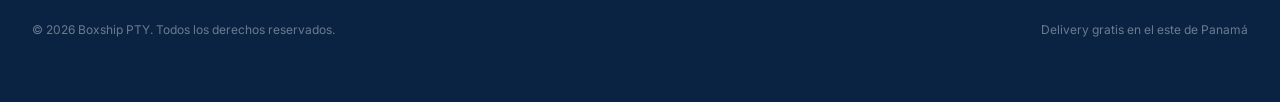
<file: tarifas.html>
<!DOCTYPE html>
<html lang="es">
<head>
<meta charset="UTF-8">
<meta name="viewport" content="width=device-width, initial-scale=1.0">
<title>Tarifas de Envío — Boxship PTY</title>
<meta name="description" content="Tarifas de envío aéreo y marítimo desde USA a Panamá. Casillero gratis en Miami. Precios claros sin sorpresas.">
<link rel="canonical" href="https://boxshippty.com/tarifas.html">
<link rel="preconnect" href="https://fonts.googleapis.com"><link rel="preconnect" href="https://fonts.gstatic.com" crossorigin>
<link href="https://fonts.googleapis.com/css2?family=Plus+Jakarta+Sans:wght@700&family=Inter:wght@400;500;600&display=swap" rel="stylesheet">
<link rel="stylesheet" href="site.css">
</head>
<body>
<div id="app"><div class="min-h-screen bg-background flex flex-col">
<header class="sticky top-0 z-50 bg-white border-b border-border shadow-sm"><div class="max-w-7xl mx-auto px-4 sm:px-6 lg:px-8"><div class="flex items-center justify-between h-16 md:h-20"><a class="flex items-center shrink-0" href="index.html"><img alt="Boxship PTY" class="block h-auto max-h-10 md:max-h-12 w-auto max-w-[180px] object-contain" src="assets/horizontal.png"></a><nav aria-label="Navegación principal" class="hidden md:flex items-center gap-1"><a class="px-3 py-2 text-sm font-medium rounded-md transition-colors text-primary font-semibold" href="index.html">Inicio</a><a class="px-3 py-2 text-sm font-medium rounded-md transition-colors text-foreground/70 hover:text-primary hover:bg-muted" href="index.html#como-funciona">Cómo Funciona</a><a class="px-3 py-2 text-sm font-medium rounded-md transition-colors text-foreground/70 hover:text-primary hover:bg-muted" href="index.html#servicios">Servicios</a><a class="px-3 py-2 text-sm font-medium rounded-md transition-colors text-foreground/70 hover:text-primary hover:bg-muted" href="index.html#cobertura">Cobertura</a><a class="px-3 py-2 text-sm font-medium rounded-md transition-colors text-primary font-semibold" href="tarifas.html">Tarifas</a><a class="px-3 py-2 text-sm font-medium rounded-md transition-colors text-primary font-semibold" href="seguimiento.html">Seguimiento</a><a class="px-3 py-2 text-sm font-medium rounded-md transition-colors text-foreground/70 hover:text-primary hover:bg-muted" href="index.html#contacto">Contacto</a><a class="ml-3 px-4 py-2 bg-accent text-white text-sm font-semibold rounded-lg hover:bg-accent/90 transition-colors" href="https://wa.me/50764749872">Empieza ahora</a></nav><button class="md:hidden p-2 rounded-md text-foreground/70 hover:text-primary hover:bg-muted transition-colors" aria-label="Abrir menú"><svg xmlns="http://www.w3.org/2000/svg" width="22" height="22" viewBox="0 0 24 24" fill="none" stroke="currentColor" stroke-width="2" stroke-linecap="round" stroke-linejoin="round" class="lucide lucide-menu"><line x1="4" x2="20" y1="12" y2="12"></line><line x1="4" x2="20" y1="6" y2="6"></line><line x1="4" x2="20" y1="18" y2="18"></line></svg></button></div></div></header>
<main class="flex-grow">
<section class="py-16 md:py-24 text-center" style="background: hsl(var(--primary));"><div class="max-w-4xl mx-auto px-4 sm:px-6 lg:px-8"><h1 class="text-4xl md:text-5xl font-extrabold text-white mb-4">Tarifas de envío</h1><p class="text-lg text-white/80 max-w-2xl mx-auto">Precios claros y sin sorpresas. Elige la modalidad que mejor se adapte a tu envío.</p></div></section>
<section class="py-16 -mt-8 relative z-10"><div class="max-w-5xl mx-auto px-4 sm:px-6 lg:px-8">
<div class="grid grid-cols-1 md:grid-cols-2 gap-8"><div class="bg-white rounded-2xl p-8 border-2 border-primary shadow-lg relative"><div class="absolute top-6 right-6 px-3 py-1 rounded-full text-xs font-bold text-white" style="background: hsl(var(--accent));">Más rápido</div>
<div class="w-12 h-12 rounded-xl flex items-center justify-center mb-6" style="background: hsl(var(--muted));"><svg xmlns="http://www.w3.org/2000/svg" width="24" height="24" viewBox="0 0 24 24" fill="none" stroke="currentColor" stroke-width="2" stroke-linecap="round" stroke-linejoin="round" style="color: hsl(var(--primary));"><path d="M17.8 19.2 16 11l3.5-3.5C21 6 21.5 4 21 3c-1-.5-3 0-4.5 1.5L13 8 4.8 6.2c-.5-.1-.9.1-1.1.5l-.3.5c-.2.5-.1 1 .3 1.3L9 12l-2 3H4l-1 1 3 2 2 3 1-1v-3l3-2 3.5 5.3c.3.4.8.5 1.3.3l.5-.2c.4-.3.6-.7.5-1.2z"></path></svg></div>
<h2 class="text-2xl font-bold text-foreground mb-2">Carga Aérea</h2>
<div class="flex items-baseline gap-1 mb-2"><span class="text-5xl font-extrabold text-primary">US$2.90</span><span class="text-muted-foreground font-medium">/ libra</span></div>
<p class="text-sm font-semibold text-foreground mb-6"><span class="text-accent">3 a 5 días</span> desde recepción en casillero hasta listo para entrega</p>
<ul class="space-y-3 mb-8 text-sm text-foreground/80"><li class="flex items-start gap-2"><svg xmlns="http://www.w3.org/2000/svg" width="16" height="16" viewBox="0 0 24 24" fill="none" stroke="currentColor" stroke-width="2" stroke-linecap="round" stroke-linejoin="round" class="mt-0.5 shrink-0" style="color: hsl(var(--accent));"><circle cx="12" cy="12" r="10"></circle><path d="m9 12 2 2 4-4"></path></svg>Ideal para paquetes urgentes</li><li class="flex items-start gap-2"><svg xmlns="http://www.w3.org/2000/svg" width="16" height="16" viewBox="0 0 24 24" fill="none" stroke="currentColor" stroke-width="2" stroke-linecap="round" stroke-linejoin="round" class="mt-0.5 shrink-0" style="color: hsl(var(--accent));"><circle cx="12" cy="12" r="10"></circle><path d="m9 12 2 2 4-4"></path></svg>Artículos de menor volumen y peso</li><li class="flex items-start gap-2"><svg xmlns="http://www.w3.org/2000/svg" width="16" height="16" viewBox="0 0 24 24" fill="none" stroke="currentColor" stroke-width="2" stroke-linecap="round" stroke-linejoin="round" class="mt-0.5 shrink-0" style="color: hsl(var(--accent));"><circle cx="12" cy="12" r="10"></circle><path d="m9 12 2 2 4-4"></path></svg>Notificación al recibir tu paquete</li><li class="flex items-start gap-2"><svg xmlns="http://www.w3.org/2000/svg" width="16" height="16" viewBox="0 0 24 24" fill="none" stroke="currentColor" stroke-width="2" stroke-linecap="round" stroke-linejoin="round" class="mt-0.5 shrink-0" style="color: hsl(var(--accent));"><circle cx="12" cy="12" r="10"></circle><path d="m9 12 2 2 4-4"></path></svg>Delivery GRATIS en zonas de cobertura</li></ul>
<a href="https://wa.me/50764749872" class="block w-full text-center px-6 py-3.5 rounded-xl font-bold text-white transition-all hover:opacity-90" style="background: hsl(var(--accent));">Cotizar por WhatsApp</a></div><div class="bg-white rounded-2xl p-8 border border-border shadow-lg relative"><div class="absolute top-6 right-6 px-3 py-1 rounded-full text-xs font-bold text-white bg-gray-800">Más económico</div>
<div class="w-12 h-12 rounded-xl flex items-center justify-center mb-6" style="background: hsl(var(--muted));"><svg xmlns="http://www.w3.org/2000/svg" width="24" height="24" viewBox="0 0 24 24" fill="none" stroke="currentColor" stroke-width="2" stroke-linecap="round" stroke-linejoin="round" style="color: hsl(var(--primary));"><path d="M2 21c.6.5 1.2 1 2.5 1 2.5 0 2.5-2 5-2 1.3 0 1.9.5 2.5 1 .6.5 1.2 1 2.5 1 2.5 0 2.5-2 5-2 1.3 0 1.9.5 2.5 1"></path><path d="M19.38 20A11.6 11.6 0 0 0 21 14l-9-4-9 4c0 2.9.94 5.34 2.81 7.76"></path><path d="M19 13V7a2 2 0 0 0-2-2H7a2 2 0 0 0-2 2v6"></path><path d="M12 10v4"></path><path d="M12 2v3"></path></svg></div>
<h2 class="text-2xl font-bold text-foreground mb-2">Carga Marítima</h2>
<div class="flex items-baseline gap-1 mb-2"><span class="text-5xl font-extrabold text-primary">US$11.50</span><span class="text-muted-foreground font-medium">/ pie³</span></div>
<p class="text-sm font-semibold text-foreground mb-6"><span class="text-gray-600">7 a 10 días</span> desde salida hasta listo para entrega</p>
<ul class="space-y-3 mb-8 text-sm text-foreground/80"><li class="flex items-start gap-2"><svg xmlns="http://www.w3.org/2000/svg" width="16" height="16" viewBox="0 0 24 24" fill="none" stroke="currentColor" stroke-width="2" stroke-linecap="round" stroke-linejoin="round" class="mt-0.5 shrink-0" style="color: hsl(var(--accent));"><circle cx="12" cy="12" r="10"></circle><path d="m9 12 2 2 4-4"></path></svg>Ideal para envíos de mayor volumen</li><li class="flex items-start gap-2"><svg xmlns="http://www.w3.org/2000/svg" width="16" height="16" viewBox="0 0 24 24" fill="none" stroke="currentColor" stroke-width="2" stroke-linecap="round" stroke-linejoin="round" class="mt-0.5 shrink-0" style="color: hsl(var(--accent));"><circle cx="12" cy="12" r="10"></circle><path d="m9 12 2 2 4-4"></path></svg>Salida semanal todos los miércoles</li><li class="flex items-start gap-2"><svg xmlns="http://www.w3.org/2000/svg" width="16" height="16" viewBox="0 0 24 24" fill="none" stroke="currentColor" stroke-width="2" stroke-linecap="round" stroke-linejoin="round" class="mt-0.5 shrink-0" style="color: hsl(var(--accent));"><circle cx="12" cy="12" r="10"></circle><path d="m9 12 2 2 4-4"></path></svg>Paquetes post-miércoles: siguiente semana</li><li class="flex items-start gap-2"><svg xmlns="http://www.w3.org/2000/svg" width="16" height="16" viewBox="0 0 24 24" fill="none" stroke="currentColor" stroke-width="2" stroke-linecap="round" stroke-linejoin="round" class="mt-0.5 shrink-0" style="color: hsl(var(--accent));"><circle cx="12" cy="12" r="10"></circle><path d="m9 12 2 2 4-4"></path></svg>Delivery GRATIS en zonas de cobertura</li></ul>
<a href="https://wa.me/50764749872" class="block w-full text-center px-6 py-3.5 rounded-xl font-bold text-white transition-all hover:opacity-90" style="background: hsl(var(--accent));">Cotizar por WhatsApp</a></div></div>
<div class="mt-8 bg-blue-50 border border-blue-100 rounded-xl p-4 flex gap-3 text-sm text-gray-700"><svg xmlns="http://www.w3.org/2000/svg" width="20" height="20" viewBox="0 0 24 24" fill="none" stroke="currentColor" stroke-width="2" stroke-linecap="round" stroke-linejoin="round" class="shrink-0 text-blue-500 mt-0.5"><circle cx="12" cy="12" r="10"></circle><line x1="12" y1="16" x2="12" y2="12"></line><line x1="12" y1="8" x2="12.01" y2="8"></line></svg><p>Los tiempos indicados corresponden a que el paquete esté listo para entrega desde que lo recibimos en el casillero, no desde la fecha de compra. Los tiempos pueden variar según la aerolínea, naviera o aduana.</p></div>
<div class="mt-6 bg-gray-50 border border-gray-200 rounded-xl p-6 flex flex-col sm:flex-row items-start sm:items-center justify-between gap-4"><div class="flex items-center gap-4"><div class="w-12 h-12 rounded-xl bg-white shadow-sm flex items-center justify-center shrink-0"><svg xmlns="http://www.w3.org/2000/svg" width="24" height="24" viewBox="0 0 24 24" fill="none" stroke="currentColor" stroke-width="2" stroke-linecap="round" stroke-linejoin="round" style="color: hsl(var(--primary));"><path d="M11 21.73a2 2 0 0 0 2 0l7-4A2 2 0 0 0 21 16V8a2 2 0 0 0-1-1.73l-7-4a2 2 0 0 0-2 0l-7 4A2 2 0 0 0 3 8v8a2 2 0 0 0 1 1.73z"></path><path d="M12 22V12"></path><path d="m3.3 7 7.703 4.734a2 2 0 0 0 1.994 0L20.7 7"></path><path d="m7.5 4.27 9 5.15"></path></svg></div><div><div class="flex items-center gap-2 mb-1"><h3 class="font-bold text-foreground text-lg">Casillero USA</h3><span class="px-2 py-0.5 rounded text-xs font-bold text-white" style="background: hsl(var(--accent));">Gratis</span></div><p class="text-sm text-muted-foreground">Dirección en Miami, Florida sin costo. Sin mensualidades ni cargos fijos. Solo pagas por los envíos que realizas.</p></div></div><a href="https://wa.me/50764749872" class="shrink-0 px-6 py-2.5 bg-primary text-white text-sm font-semibold rounded-lg hover:bg-primary/90 transition-colors w-full sm:w-auto text-center">Obtener mi casillero</a></div>
</div></section></main>
<footer id="contacto" class="text-white" style="background: hsl(var(--primary));"><div class="max-w-7xl mx-auto px-4 sm:px-6 lg:px-8 py-12 lg:py-16"><div class="grid grid-cols-1 md:grid-cols-2 lg:grid-cols-4 gap-10"><div class="lg:col-span-2"><div class="flex items-center gap-2 mb-4"><div class="w-9 h-9 rounded-lg flex items-center justify-center" style="background: hsl(var(--accent));"><svg xmlns="http://www.w3.org/2000/svg" width="20" height="20" viewBox="0 0 24 24" fill="none" stroke="currentColor" stroke-width="2" stroke-linecap="round" stroke-linejoin="round" class="lucide lucide-package text-white"><path d="M11 21.73a2 2 0 0 0 2 0l7-4A2 2 0 0 0 21 16V8a2 2 0 0 0-1-1.73l-7-4a2 2 0 0 0-2 0l-7 4A2 2 0 0 0 3 8v8a2 2 0 0 0 1 1.73z"></path><path d="M12 22V12"></path><path d="m3.3 7 7.703 4.734a2 2 0 0 0 1.994 0L20.7 7"></path><path d="m7.5 4.27 9 5.15"></path></svg></div><span class="text-xl font-bold tracking-tight">Boxship PTY</span></div><p class="text-white/70 text-sm leading-relaxed max-w-xs">Tu casillero en USA para comprar en Amazon, eBay, SHEIN y más. Recibe tus paquetes en el este de Panamá con delivery gratis.</p><div class="mt-5 flex gap-3"><a href="#" aria-label="Facebook" class="w-9 h-9 rounded-full bg-white/10 hover:bg-white/20 flex items-center justify-center transition-colors"><svg width="16" height="16" fill="currentColor" viewBox="0 0 24 24"><path d="M18 2h-3a5 5 0 0 0-5 5v3H7v4h3v8h4v-8h3l1-4h-4V7a1 1 0 0 1 1-1h3z"></path></svg></a><a href="#" aria-label="Instagram" class="w-9 h-9 rounded-full bg-white/10 hover:bg-white/20 flex items-center justify-center transition-colors"><svg width="16" height="16" fill="none" stroke="currentColor" stroke-width="2" viewBox="0 0 24 24"><rect x="2" y="2" width="20" height="20" rx="5" ry="5"></rect><path d="M16 11.37A4 4 0 1 1 12.63 8 4 4 0 0 1 16 11.37z"></path><line x1="17.5" y1="6.5" x2="17.51" y2="6.5"></line></svg></a><a href="#" aria-label="WhatsApp" class="w-9 h-9 rounded-full bg-white/10 hover:bg-white/20 flex items-center justify-center transition-colors"><svg width="16" height="16" fill="currentColor" viewBox="0 0 24 24"><path d="M17.472 14.382c-.297-.149-1.758-.867-2.03-.967-.273-.099-.471-.148-.67.15-.197.297-.767.966-.94 1.164-.173.199-.347.223-.644.075-.297-.15-1.255-.463-2.39-1.475-.883-.788-1.48-1.761-1.653-2.059-.173-.297-.018-.458.13-.606.134-.133.298-.347.446-.52.149-.174.198-.298.298-.497.099-.198.05-.371-.025-.52-.075-.149-.669-1.612-.916-2.207-.242-.579-.487-.5-.669-.51-.173-.008-.371-.01-.57-.01-.198 0-.52.074-.792.372-.272.297-1.04 1.016-1.04 2.479 0 1.462 1.065 2.875 1.213 3.074.149.198 2.096 3.2 5.077 4.487.709.306 1.262.489 1.694.625.712.227 1.36.195 1.871.118.571-.085 1.758-.719 2.006-1.413.248-.694.248-1.289.173-1.413-.074-.124-.272-.198-.57-.347m-5.421 7.403h-.004a9.87 9.87 0 0 1-5.031-1.378l-.361-.214-3.741.982.998-3.648-.235-.374a9.86 9.86 0 0 1-1.51-5.26c.001-5.45 4.436-9.884 9.888-9.884 2.64 0 5.122 1.03 6.988 2.898a9.825 9.825 0 0 1 2.893 6.994c-.003 5.45-4.437 9.884-9.885 9.884m8.413-18.297A11.815 11.815 0 0 0 12.05 0C5.495 0 .16 5.335.157 11.892c0 2.096.547 4.142 1.588 5.945L.057 24l6.305-1.654a11.882 11.882 0 0 0 5.683 1.448h.005c6.554 0 11.89-5.335 11.893-11.893a11.821 11.821 0 0 0-3.48-8.413Z"></path></svg></a></div></div><div><h3 class="text-sm font-semibold uppercase tracking-wider text-white/50 mb-4">Navegación</h3><ul class="space-y-2"><li><a class="text-sm text-white/70 hover:text-white transition-colors" href="index.html">Inicio</a></li><li><a class="text-sm text-white/70 hover:text-white transition-colors" href="index.html#como-funciona">Cómo Funciona</a></li><li><a class="text-sm text-white/70 hover:text-white transition-colors" href="index.html#servicios">Servicios</a></li><li><a class="text-sm text-white/70 hover:text-white transition-colors" href="index.html#cobertura">Cobertura</a></li><li><a class="text-sm text-white/70 hover:text-white transition-colors" href="tarifas.html">Tarifas</a></li><li><a class="text-sm text-white/70 hover:text-white transition-colors" href="seguimiento.html">Seguimiento</a></li><li><a class="text-sm text-white/70 hover:text-white transition-colors" href="index.html#contacto">Contacto</a></li></ul></div><div><h3 class="text-sm font-semibold uppercase tracking-wider text-white/50 mb-4">Contacto</h3><ul class="space-y-3"><li class="flex items-start gap-2.5"><svg xmlns="http://www.w3.org/2000/svg" width="15" height="15" viewBox="0 0 24 24" fill="none" stroke="currentColor" stroke-width="2" stroke-linecap="round" stroke-linejoin="round" class="lucide lucide-map-pin text-accent mt-0.5 shrink-0"><path d="M20 10c0 4.993-5.539 10.193-7.399 11.799a1 1 0 0 1-1.202 0C9.539 20.193 4 14.993 4 10a8 8 0 0 1 16 0"></path><circle cx="12" cy="10" r="3"></circle></svg><span class="text-sm text-white/70">Este de Panamá — Nuevo Tocumen, 24 de Diciembre, Pacora, Las Garzas, Cabra</span></li><li class="flex items-center gap-2.5"><svg xmlns="http://www.w3.org/2000/svg" width="15" height="15" viewBox="0 0 24 24" fill="none" stroke="currentColor" stroke-width="2" stroke-linecap="round" stroke-linejoin="round" class="lucide lucide-phone text-accent shrink-0"><path d="M22 16.92v3a2 2 0 0 1-2.18 2 19.79 19.79 0 0 1-8.63-3.07 19.5 19.5 0 0 1-6-6 19.79 19.79 0 0 1-3.07-8.67A2 2 0 0 1 4.11 2h3a2 2 0 0 1 2 1.72 12.84 12.84 0 0 0 .7 2.81 2 2 0 0 1-.45 2.11L8.09 9.91a16 16 0 0 0 6 6l1.27-1.27a2 2 0 0 1 2.11-.45 12.84 12.84 0 0 0 2.81.7A2 2 0 0 1 22 16.92z"></path></svg><a href="https://wa.me/50764749872" class="text-sm text-white/70 hover:text-white transition-colors">6474-9872</a></li><li class="flex items-center gap-2.5"><svg xmlns="http://www.w3.org/2000/svg" width="15" height="15" viewBox="0 0 24 24" fill="none" stroke="currentColor" stroke-width="2" stroke-linecap="round" stroke-linejoin="round" class="lucide lucide-mail text-accent shrink-0"><rect width="20" height="16" x="2" y="4" rx="2"></rect><path d="m22 7-8.97 5.7a1.94 1.94 0 0 1-2.06 0L2 7"></path></svg><a href="https://wa.me/50764749872" class="text-sm text-white/70 hover:text-white transition-colors">WhatsApp: 6474-9872</a></li></ul></div></div><div class="mt-10 pt-6 border-t border-white/10 flex flex-col sm:flex-row items-center justify-between gap-3"><p class="text-xs text-white/40">© 2026 Boxship PTY. Todos los derechos reservados.</p><p class="text-xs text-white/40">Delivery gratis en el este de Panamá</p></div></div></footer>
</div>
<a href="https://wa.me/50764749872" target="_blank" rel="noopener noreferrer" aria-label="Contactar por WhatsApp" class="fixed bottom-6 right-6 z-50 flex items-center justify-center w-14 h-14 rounded-full shadow-lg transition-all hover:scale-110 hover:shadow-xl" style="background: rgb(37, 211, 102);"><svg xmlns="http://www.w3.org/2000/svg" width="28" height="28" viewBox="0 0 24 24" fill="none" stroke="currentColor" stroke-width="2" stroke-linecap="round" stroke-linejoin="round" class="lucide lucide-message-circle text-white"><path d="M7.9 20A9 9 0 1 0 4 16.1L2 22Z"></path></svg></a>
</div>
<script>
(function(){
  var btn=document.querySelector('button[aria-label="Abrir menú"]');
  var nav=document.querySelector('header nav');
  if(!btn||!nav)return;
  var m=document.createElement('div');m.id='mnav';
  nav.querySelectorAll('a').forEach(function(a){m.appendChild(a.cloneNode(true))});
  document.querySelector('header').appendChild(m);
  btn.addEventListener('click',function(){m.classList.toggle('open')});
  m.addEventListener('click',function(e){if(e.target.tagName==='A')m.classList.remove('open')});
})();
</script>
</body>
</html>
</file>
<file: site.css>
*, ::before, ::after{
  --tw-border-spacing-x: 0;
  --tw-border-spacing-y: 0;
  --tw-translate-x: 0;
  --tw-translate-y: 0;
  --tw-rotate: 0;
  --tw-skew-x: 0;
  --tw-skew-y: 0;
  --tw-scale-x: 1;
  --tw-scale-y: 1;
  --tw-pan-x:  ;
  --tw-pan-y:  ;
  --tw-pinch-zoom:  ;
  --tw-scroll-snap-strictness: proximity;
  --tw-gradient-from-position:  ;
  --tw-gradient-via-position:  ;
  --tw-gradient-to-position:  ;
  --tw-ordinal:  ;
  --tw-slashed-zero:  ;
  --tw-numeric-figure:  ;
  --tw-numeric-spacing:  ;
  --tw-numeric-fraction:  ;
  --tw-ring-inset:  ;
  --tw-ring-offset-width: 0px;
  --tw-ring-offset-color: #fff;
  --tw-ring-color: rgb(59 130 246 / 0.5);
  --tw-ring-offset-shadow: 0 0 #0000;
  --tw-ring-shadow: 0 0 #0000;
  --tw-shadow: 0 0 #0000;
  --tw-shadow-colored: 0 0 #0000;
  --tw-blur:  ;
  --tw-brightness:  ;
  --tw-contrast:  ;
  --tw-grayscale:  ;
  --tw-hue-rotate:  ;
  --tw-invert:  ;
  --tw-saturate:  ;
  --tw-sepia:  ;
  --tw-drop-shadow:  ;
  --tw-backdrop-blur:  ;
  --tw-backdrop-brightness:  ;
  --tw-backdrop-contrast:  ;
  --tw-backdrop-grayscale:  ;
  --tw-backdrop-hue-rotate:  ;
  --tw-backdrop-invert:  ;
  --tw-backdrop-opacity:  ;
  --tw-backdrop-saturate:  ;
  --tw-backdrop-sepia:  ;
  --tw-contain-size:  ;
  --tw-contain-layout:  ;
  --tw-contain-paint:  ;
  --tw-contain-style:  ;
}

::backdrop{
  --tw-border-spacing-x: 0;
  --tw-border-spacing-y: 0;
  --tw-translate-x: 0;
  --tw-translate-y: 0;
  --tw-rotate: 0;
  --tw-skew-x: 0;
  --tw-skew-y: 0;
  --tw-scale-x: 1;
  --tw-scale-y: 1;
  --tw-pan-x:  ;
  --tw-pan-y:  ;
  --tw-pinch-zoom:  ;
  --tw-scroll-snap-strictness: proximity;
  --tw-gradient-from-position:  ;
  --tw-gradient-via-position:  ;
  --tw-gradient-to-position:  ;
  --tw-ordinal:  ;
  --tw-slashed-zero:  ;
  --tw-numeric-figure:  ;
  --tw-numeric-spacing:  ;
  --tw-numeric-fraction:  ;
  --tw-ring-inset:  ;
  --tw-ring-offset-width: 0px;
  --tw-ring-offset-color: #fff;
  --tw-ring-color: rgb(59 130 246 / 0.5);
  --tw-ring-offset-shadow: 0 0 #0000;
  --tw-ring-shadow: 0 0 #0000;
  --tw-shadow: 0 0 #0000;
  --tw-shadow-colored: 0 0 #0000;
  --tw-blur:  ;
  --tw-brightness:  ;
  --tw-contrast:  ;
  --tw-grayscale:  ;
  --tw-hue-rotate:  ;
  --tw-invert:  ;
  --tw-saturate:  ;
  --tw-sepia:  ;
  --tw-drop-shadow:  ;
  --tw-backdrop-blur:  ;
  --tw-backdrop-brightness:  ;
  --tw-backdrop-contrast:  ;
  --tw-backdrop-grayscale:  ;
  --tw-backdrop-hue-rotate:  ;
  --tw-backdrop-invert:  ;
  --tw-backdrop-opacity:  ;
  --tw-backdrop-saturate:  ;
  --tw-backdrop-sepia:  ;
  --tw-contain-size:  ;
  --tw-contain-layout:  ;
  --tw-contain-paint:  ;
  --tw-contain-style:  ;
}

/*
! tailwindcss v3.4.19 | MIT License | https://tailwindcss.com
*//*
1. Prevent padding and border from affecting element width. (https://github.com/mozdevs/cssremedy/issues/4)
2. Allow adding a border to an element by just adding a border-width. (https://github.com/tailwindcss/tailwindcss/pull/116)
*/

*,
::before,
::after {
  box-sizing: border-box; /* 1 */
  border-width: 0; /* 2 */
  border-style: solid; /* 2 */
  border-color: #e5e7eb; /* 2 */
}

::before,
::after {
  --tw-content: '';
}

/*
1. Use a consistent sensible line-height in all browsers.
2. Prevent adjustments of font size after orientation changes in iOS.
3. Use a more readable tab size.
4. Use the user's configured `sans` font-family by default.
5. Use the user's configured `sans` font-feature-settings by default.
6. Use the user's configured `sans` font-variation-settings by default.
7. Disable tap highlights on iOS
*/

html,
:host {
  line-height: 1.5; /* 1 */
  -webkit-text-size-adjust: 100%; /* 2 */
  -moz-tab-size: 4; /* 3 */
  -o-tab-size: 4;
     tab-size: 4; /* 3 */
  font-family: var(--font-sans); /* 4 */
  font-feature-settings: normal; /* 5 */
  font-variation-settings: normal; /* 6 */
  -webkit-tap-highlight-color: transparent; /* 7 */
}

/*
1. Remove the margin in all browsers.
2. Inherit line-height from `html` so users can set them as a class directly on the `html` element.
*/

body {
  margin: 0; /* 1 */
  line-height: inherit; /* 2 */
}

/*
1. Add the correct height in Firefox.
2. Correct the inheritance of border color in Firefox. (https://bugzilla.mozilla.org/show_bug.cgi?id=190655)
3. Ensure horizontal rules are visible by default.
*/

hr {
  height: 0; /* 1 */
  color: inherit; /* 2 */
  border-top-width: 1px; /* 3 */
}

/*
Add the correct text decoration in Chrome, Edge, and Safari.
*/

abbr:where([title]) {
  -webkit-text-decoration: underline dotted;
          text-decoration: underline dotted;
}

/*
Remove the default font size and weight for headings.
*/

h1,
h2,
h3,
h4,
h5,
h6 {
  font-size: inherit;
  font-weight: inherit;
}

/*
Reset links to optimize for opt-in styling instead of opt-out.
*/

a {
  color: inherit;
  text-decoration: inherit;
}

/*
Add the correct font weight in Edge and Safari.
*/

b,
strong {
  font-weight: bolder;
}

/*
1. Use the user's configured `mono` font-family by default.
2. Use the user's configured `mono` font-feature-settings by default.
3. Use the user's configured `mono` font-variation-settings by default.
4. Correct the odd `em` font sizing in all browsers.
*/

code,
kbd,
samp,
pre {
  font-family: var(--font-mono); /* 1 */
  font-feature-settings: normal; /* 2 */
  font-variation-settings: normal; /* 3 */
  font-size: 1em; /* 4 */
}

/*
Add the correct font size in all browsers.
*/

small {
  font-size: 80%;
}

/*
Prevent `sub` and `sup` elements from affecting the line height in all browsers.
*/

sub,
sup {
  font-size: 75%;
  line-height: 0;
  position: relative;
  vertical-align: baseline;
}

sub {
  bottom: -0.25em;
}

sup {
  top: -0.5em;
}

/*
1. Remove text indentation from table contents in Chrome and Safari. (https://bugs.chromium.org/p/chromium/issues/detail?id=999088, https://bugs.webkit.org/show_bug.cgi?id=201297)
2. Correct table border color inheritance in all Chrome and Safari. (https://bugs.chromium.org/p/chromium/issues/detail?id=935729, https://bugs.webkit.org/show_bug.cgi?id=195016)
3. Remove gaps between table borders by default.
*/

table {
  text-indent: 0; /* 1 */
  border-color: inherit; /* 2 */
  border-collapse: collapse; /* 3 */
}

/*
1. Change the font styles in all browsers.
2. Remove the margin in Firefox and Safari.
3. Remove default padding in all browsers.
*/

button,
input,
optgroup,
select,
textarea {
  font-family: inherit; /* 1 */
  font-feature-settings: inherit; /* 1 */
  font-variation-settings: inherit; /* 1 */
  font-size: 100%; /* 1 */
  font-weight: inherit; /* 1 */
  line-height: inherit; /* 1 */
  letter-spacing: inherit; /* 1 */
  color: inherit; /* 1 */
  margin: 0; /* 2 */
  padding: 0; /* 3 */
}

/*
Remove the inheritance of text transform in Edge and Firefox.
*/

button,
select {
  text-transform: none;
}

/*
1. Correct the inability to style clickable types in iOS and Safari.
2. Remove default button styles.
*/

button,
input:where([type='button']),
input:where([type='reset']),
input:where([type='submit']) {
  -webkit-appearance: button; /* 1 */
  background-color: transparent; /* 2 */
  background-image: none; /* 2 */
}

/*
Use the modern Firefox focus style for all focusable elements.
*/

:-moz-focusring {
  outline: auto;
}

/*
Remove the additional `:invalid` styles in Firefox. (https://github.com/mozilla/gecko-dev/blob/2f9eacd9d3d995c937b4251a5557d95d494c9be1/layout/style/res/forms.css#L728-L737)
*/

:-moz-ui-invalid {
  box-shadow: none;
}

/*
Add the correct vertical alignment in Chrome and Firefox.
*/

progress {
  vertical-align: baseline;
}

/*
Correct the cursor style of increment and decrement buttons in Safari.
*/

::-webkit-inner-spin-button,
::-webkit-outer-spin-button {
  height: auto;
}

/*
1. Correct the odd appearance in Chrome and Safari.
2. Correct the outline style in Safari.
*/

[type='search'] {
  -webkit-appearance: textfield; /* 1 */
  outline-offset: -2px; /* 2 */
}

/*
Remove the inner padding in Chrome and Safari on macOS.
*/

::-webkit-search-decoration {
  -webkit-appearance: none;
}

/*
1. Correct the inability to style clickable types in iOS and Safari.
2. Change font properties to `inherit` in Safari.
*/

::-webkit-file-upload-button {
  -webkit-appearance: button; /* 1 */
  font: inherit; /* 2 */
}

/*
Add the correct display in Chrome and Safari.
*/

summary {
  display: list-item;
}

/*
Removes the default spacing and border for appropriate elements.
*/

blockquote,
dl,
dd,
h1,
h2,
h3,
h4,
h5,
h6,
hr,
figure,
p,
pre {
  margin: 0;
}

fieldset {
  margin: 0;
  padding: 0;
}

legend {
  padding: 0;
}

ol,
ul,
menu {
  list-style: none;
  margin: 0;
  padding: 0;
}

/*
Reset default styling for dialogs.
*/
dialog {
  padding: 0;
}

/*
Prevent resizing textareas horizontally by default.
*/

textarea {
  resize: vertical;
}

/*
1. Reset the default placeholder opacity in Firefox. (https://github.com/tailwindlabs/tailwindcss/issues/3300)
2. Set the default placeholder color to the user's configured gray 400 color.
*/

input::-moz-placeholder, textarea::-moz-placeholder {
  opacity: 1; /* 1 */
  color: #9ca3af; /* 2 */
}

input::placeholder,
textarea::placeholder {
  opacity: 1; /* 1 */
  color: #9ca3af; /* 2 */
}

/*
Set the default cursor for buttons.
*/

button,
[role="button"] {
  cursor: pointer;
}

/*
Make sure disabled buttons don't get the pointer cursor.
*/
:disabled {
  cursor: default;
}

/*
1. Make replaced elements `display: block` by default. (https://github.com/mozdevs/cssremedy/issues/14)
2. Add `vertical-align: middle` to align replaced elements more sensibly by default. (https://github.com/jensimmons/cssremedy/issues/14#issuecomment-634934210)
   This can trigger a poorly considered lint error in some tools but is included by design.
*/

img,
svg,
video,
canvas,
audio,
iframe,
embed,
object {
  display: block; /* 1 */
  vertical-align: middle; /* 2 */
}

/*
Constrain images and videos to the parent width and preserve their intrinsic aspect ratio. (https://github.com/mozdevs/cssremedy/issues/14)
*/

img,
video {
  max-width: 100%;
  height: auto;
}

/* Make elements with the HTML hidden attribute stay hidden by default */
[hidden]:where(:not([hidden="until-found"])) {
  display: none;
}
  :root {
    /* Core Colors */
    --background: 0 0% 100%;
    --foreground: 0 0% 4%;
    --card: 0 0% 100%;
    --card-foreground: 0 0% 4%;
    --popover: 0 0% 100%;
    --popover-foreground: 0 0% 4%;
    --primary: 213 74% 15%;
    --primary-foreground: 0 0% 100%;
    --secondary: 244 50% 45%;
    --secondary-foreground: 0 0% 100%;
    --muted: 216 33% 97%;
    --muted-foreground: 215 16% 47%;
    --accent: 25 100% 50%;
    --accent-foreground: 0 0% 100%;
    --destructive: 0 84% 60%;
    --destructive-foreground: 0 0% 100%;
    --success: 160 84% 39%;
    --success-foreground: 0 0% 100%;
    --warning: 38 92% 50%;
    --warning-foreground: 0 0% 100%;
    --info: 217 91% 60%;
    --info-foreground: 0 0% 100%;
    --border: 214 32% 91%;
    --input: 214 32% 91%;
    --ring: 213 74% 15%;

    /* Extended Colors */
    --chart-1: 213 74% 45%;
    --chart-2: 213 74% 30%;
    --chart-3: 213 74% 15%;
    --chart-4: 0 0% 0%;
    --chart-5: 0 0% 0%;

    /* Sidebar Colors */
    --sidebar: 216 33% 97%;
    --sidebar-foreground: 0 0% 4%;
    --sidebar-primary: 213 74% 15%;
    --sidebar-primary-foreground: 0 0% 100%;
    --sidebar-accent: 25 100% 50%;
    --sidebar-accent-foreground: 0 0% 100%;
    --sidebar-border: 214 32% 91%;
    --sidebar-ring: 213 74% 15%;

    /* Typography */
    --font-sans: "Inter", -apple-system, BlinkMacSystemFont, sans-serif;
    --font-heading: "Plus Jakarta Sans", -apple-system, BlinkMacSystemFont, sans-serif;
    --font-serif: ui-serif, Georgia, "Times New Roman", serif;
    --font-mono: ui-monospace, "SF Mono", Monaco, "Cascadia Code", "Roboto Mono", Consolas, "Courier New", monospace;

    /* Border Radius */
    --radius: 0.5rem;
    /* Button radius: the kit's radiusButton is written here at install time;
       the default matches shadcn `rounded-md` (calc(var(--radius) - 2px)) so a
       kit without a button radius renders unchanged. Consumed by the Button
       `cva` via `rounded-[var(--radius-button)]` (AIROBUILD-3249). */
    --radius-button: calc(var(--radius) - 2px);

    /* Spacing scale — every spacing utility takes these rungs: p-base, py-xxl,
       mb-lg, gap-base, mt-xs. Retune the site's rhythm from here. */
    --space-xs: 0.5rem;
    --space-sm: 1rem;
    --space-base: 1.5rem;
    --space-lg: 2rem;
    --space-xl: 3rem;
    --space-xxl: 4rem;
    --space-xxxl: 6rem;

    /* Content container width (max-w-content) */
    --width-content: 72rem;

    /* Shadows */
    --shadow-2xs: 0 1px 3px 0px hsl(0 0% 0% / 0.05);
    --shadow-xs: 0 1px 3px 0px hsl(0 0% 0% / 0.05);
    --shadow-sm: 0 1px 3px 0px hsl(0 0% 0% / 0.10), 0 1px 2px -1px hsl(0 0% 0% / 0.10);
    --shadow: 0 1px 3px 0px hsl(0 0% 0% / 0.10), 0 1px 2px -1px hsl(0 0% 0% / 0.10);
    --shadow-md: 0 1px 3px 0px hsl(0 0% 0% / 0.10), 0 2px 4px -1px hsl(0 0% 0% / 0.10);
    --shadow-lg: 0 1px 3px 0px hsl(0 0% 0% / 0.10), 0 4px 6px -1px hsl(0 0% 0% / 0.10);
    --shadow-xl: 0 1px 3px 0px hsl(0 0% 0% / 0.10), 0 8px 10px -1px hsl(0 0% 0% / 0.10);
    --shadow-2xl: 0 1px 3px 0px hsl(0 0% 0% / 0.25);
  }

  *{
  border-color: hsl(var(--border));
}

  body{
  background-color: hsl(var(--background));
  color: hsl(var(--foreground));
  
    font-family: var(--font-sans);
}

  h1, h2, h3, h4, h5, h6 {
    font-family: var(--font-heading);
  }
.\!container{
  width: 100% !important;
  margin-right: auto !important;
  margin-left: auto !important;
  padding-right: 2rem !important;
  padding-left: 2rem !important;
}
.container{
  width: 100%;
  margin-right: auto;
  margin-left: auto;
  padding-right: 2rem;
  padding-left: 2rem;
}
@media (min-width: 1400px){

  .\!container{
    max-width: 1400px !important;
  }

  .container{
    max-width: 1400px;
  }
}
  /* Defensive: a stray body H1 renders one step below .page-title and is
     visually distinct from the real page title above it. */
.sr-only{
  position: absolute;
  width: 1px;
  height: 1px;
  padding: 0;
  margin: -1px;
  overflow: hidden;
  clip: rect(0, 0, 0, 0);
  white-space: nowrap;
  border-width: 0;
}
.pointer-events-none{
  pointer-events: none;
}
.\!visible{
  visibility: visible !important;
}
.visible{
  visibility: visible;
}
.invisible{
  visibility: hidden;
}
.collapse{
  visibility: collapse;
}
.static{
  position: static;
}
.fixed{
  position: fixed;
}
.absolute{
  position: absolute;
}
.relative{
  position: relative;
}
.sticky{
  position: sticky;
}
.inset-0{
  inset: 0px;
}
.inset-x-0{
  left: 0px;
  right: 0px;
}
.inset-y-0{
  top: 0px;
  bottom: 0px;
}
.-bottom-12{
  bottom: -3rem;
}
.-left-12{
  left: -3rem;
}
.-right-1{
  right: -0.25rem;
}
.-right-12{
  right: -3rem;
}
.-top-1{
  top: -0.25rem;
}
.-top-12{
  top: -3rem;
}
.bottom-0{
  bottom: 0px;
}
.bottom-10{
  bottom: 2.5rem;
}
.bottom-4{
  bottom: 1rem;
}
.bottom-6{
  bottom: 1.5rem;
}
.left-0{
  left: 0px;
}
.left-1\/2{
  left: 50%;
}
.left-10{
  left: 2.5rem;
}
.left-2{
  left: 0.5rem;
}
.left-2\.5{
  left: 0.625rem;
}
.left-5{
  left: 1.25rem;
}
.left-\[50\%\]{
  left: 50%;
}
.left-\[calc\(100\%-1rem\)\]{
  left: calc(100% - 1rem);
}
.right-0{
  right: 0px;
}
.right-10{
  right: 2.5rem;
}
.right-4{
  right: 1rem;
}
.right-5{
  right: 1.25rem;
}
.right-6{
  right: 1.5rem;
}
.top-0{
  top: 0px;
}
.top-1\/2{
  top: 50%;
}
.top-10{
  top: 2.5rem;
}
.top-2\.5{
  top: 0.625rem;
}
.top-4{
  top: 1rem;
}
.top-5{
  top: 1.25rem;
}
.top-8{
  top: 2rem;
}
.top-\[1px\]{
  top: 1px;
}
.top-\[50\%\]{
  top: 50%;
}
.top-\[60\%\]{
  top: 60%;
}
.top-full{
  top: 100%;
}
.z-10{
  z-index: 10;
}
.z-40{
  z-index: 40;
}
.z-50{
  z-index: 50;
}
.z-\[1\]{
  z-index: 1;
}
.-mx-1{
  margin-left: -0.25rem;
  margin-right: -0.25rem;
}
.mx-auto{
  margin-left: auto;
  margin-right: auto;
}
.my-1{
  margin-top: 0.25rem;
  margin-bottom: 0.25rem;
}
.my-4{
  margin-top: 1rem;
  margin-bottom: 1rem;
}
.-ml-4{
  margin-left: -1rem;
}
.-mt-4{
  margin-top: -1rem;
}
.mb-0\.5{
  margin-bottom: 0.125rem;
}
.mb-1{
  margin-bottom: 0.25rem;
}
.mb-1\.5{
  margin-bottom: 0.375rem;
}
.mb-10{
  margin-bottom: 2.5rem;
}
.mb-14{
  margin-bottom: 3.5rem;
}
.mb-2{
  margin-bottom: 0.5rem;
}
.mb-3{
  margin-bottom: 0.75rem;
}
.mb-4{
  margin-bottom: 1rem;
}
.mb-5{
  margin-bottom: 1.25rem;
}
.mb-6{
  margin-bottom: 1.5rem;
}
.mb-7{
  margin-bottom: 1.75rem;
}
.mb-8{
  margin-bottom: 2rem;
}
.ml-1{
  margin-left: 0.25rem;
}
.ml-3{
  margin-left: 0.75rem;
}
.ml-auto{
  margin-left: auto;
}
.mr-2{
  margin-right: 0.5rem;
}
.mt-0\.5{
  margin-top: 0.125rem;
}
.mt-1\.5{
  margin-top: 0.375rem;
}
.mt-10{
  margin-top: 2.5rem;
}
.mt-12{
  margin-top: 3rem;
}
.mt-2{
  margin-top: 0.5rem;
}
.mt-24{
  margin-top: 6rem;
}
.mt-3{
  margin-top: 0.75rem;
}
.mt-4{
  margin-top: 1rem;
}
.mt-5{
  margin-top: 1.25rem;
}
.mt-6{
  margin-top: 1.5rem;
}
.mt-8{
  margin-top: 2rem;
}
.mt-auto{
  margin-top: auto;
}
.block{
  display: block;
}
.inline-block{
  display: inline-block;
}
.inline{
  display: inline;
}
.flex{
  display: flex;
}
.inline-flex{
  display: inline-flex;
}
.table{
  display: table;
}
.grid{
  display: grid;
}
.contents{
  display: contents;
}
.list-item{
  display: list-item;
}
.hidden{
  display: none;
}
.aspect-square{
  aspect-ratio: 1 / 1;
}
.size-4{
  width: 1rem;
  height: 1rem;
}
.size-\[--cell-size\]{
  width: var(--cell-size);
  height: var(--cell-size);
}
.h-0\.5{
  height: 0.125rem;
}
.h-1\.5{
  height: 0.375rem;
}
.h-10{
  height: 2.5rem;
}
.h-11{
  height: 2.75rem;
}
.h-12{
  height: 3rem;
}
.h-14{
  height: 3.5rem;
}
.h-16{
  height: 4rem;
}
.h-2{
  height: 0.5rem;
}
.h-2\.5{
  height: 0.625rem;
}
.h-3{
  height: 0.75rem;
}
.h-3\.5{
  height: 0.875rem;
}
.h-32{
  height: 8rem;
}
.h-4{
  height: 1rem;
}
.h-40{
  height: 10rem;
}
.h-5{
  height: 1.25rem;
}
.h-52{
  height: 13rem;
}
.h-56{
  height: 14rem;
}
.h-6{
  height: 1.5rem;
}
.h-72{
  height: 18rem;
}
.h-8{
  height: 2rem;
}
.h-9{
  height: 2.25rem;
}
.h-\[--cell-size\]{
  height: var(--cell-size);
}
.h-\[1px\]{
  height: 1px;
}
.h-\[var\(--radix-navigation-menu-viewport-height\)\]{
  height: var(--radix-navigation-menu-viewport-height);
}
.h-\[var\(--radix-select-trigger-height\)\]{
  height: var(--radix-select-trigger-height);
}
.h-auto{
  height: auto;
}
.h-full{
  height: 100%;
}
.h-px{
  height: 1px;
}
.h-screen{
  height: 100vh;
}
.max-h-10{
  max-height: 2.5rem;
}
.max-h-\[--radix-context-menu-content-available-height\]{
  max-height: var(--radix-context-menu-content-available-height);
}
.max-h-\[--radix-select-content-available-height\]{
  max-height: var(--radix-select-content-available-height);
}
.max-h-\[300px\]{
  max-height: 300px;
}
.max-h-\[var\(--radix-dropdown-menu-content-available-height\)\]{
  max-height: var(--radix-dropdown-menu-content-available-height);
}
.min-h-\[80px\]{
  min-height: 80px;
}
.min-h-\[88vh\]{
  min-height: 88vh;
}
.min-h-screen{
  min-height: 100vh;
}
.w-0\.5{
  width: 0.125rem;
}
.w-10{
  width: 2.5rem;
}
.w-11{
  width: 2.75rem;
}
.w-12{
  width: 3rem;
}
.w-14{
  width: 3.5rem;
}
.w-2{
  width: 0.5rem;
}
.w-2\.5{
  width: 0.625rem;
}
.w-3{
  width: 0.75rem;
}
.w-3\.5{
  width: 0.875rem;
}
.w-3\/4{
  width: 75%;
}
.w-32{
  width: 8rem;
}
.w-4{
  width: 1rem;
}
.w-40{
  width: 10rem;
}
.w-5{
  width: 1.25rem;
}
.w-56{
  width: 14rem;
}
.w-6{
  width: 1.5rem;
}
.w-64{
  width: 16rem;
}
.w-72{
  width: 18rem;
}
.w-8{
  width: 2rem;
}
.w-9{
  width: 2.25rem;
}
.w-\[--cell-size\]{
  width: var(--cell-size);
}
.w-\[100px\]{
  width: 100px;
}
.w-\[1px\]{
  width: 1px;
}
.w-auto{
  width: auto;
}
.w-fit{
  width: -moz-fit-content;
  width: fit-content;
}
.w-full{
  width: 100%;
}
.w-max{
  width: -moz-max-content;
  width: max-content;
}
.w-px{
  width: 1px;
}
.min-w-0{
  min-width: 0px;
}
.min-w-10{
  min-width: 2.5rem;
}
.min-w-11{
  min-width: 2.75rem;
}
.min-w-9{
  min-width: 2.25rem;
}
.min-w-\[--cell-size\]{
  min-width: var(--cell-size);
}
.min-w-\[12rem\]{
  min-width: 12rem;
}
.min-w-\[20px\]{
  min-width: 20px;
}
.min-w-\[8rem\]{
  min-width: 8rem;
}
.min-w-\[var\(--radix-select-trigger-width\)\]{
  min-width: var(--radix-select-trigger-width);
}
.max-w-2xl{
  max-width: 42rem;
}
.max-w-3xl{
  max-width: 48rem;
}
.max-w-4xl{
  max-width: 56rem;
}
.max-w-5xl{
  max-width: 64rem;
}
.max-w-6xl{
  max-width: 72rem;
}
.max-w-7xl{
  max-width: 80rem;
}
.max-w-\[180px\]{
  max-width: 180px;
}
.max-w-full{
  max-width: 100%;
}
.max-w-lg{
  max-width: 32rem;
}
.max-w-max{
  max-width: -moz-max-content;
  max-width: max-content;
}
.max-w-md{
  max-width: 28rem;
}
.max-w-screen-2xl{
  max-width: 1536px;
}
.max-w-screen-lg{
  max-width: 1024px;
}
.max-w-screen-md{
  max-width: 768px;
}
.max-w-screen-sm{
  max-width: 640px;
}
.max-w-screen-xl{
  max-width: 1280px;
}
.max-w-xl{
  max-width: 36rem;
}
.max-w-xs{
  max-width: 20rem;
}
.flex-1{
  flex: 1 1 0%;
}
.flex-shrink-0{
  flex-shrink: 0;
}
.shrink-0{
  flex-shrink: 0;
}
.grow{
  flex-grow: 1;
}
.grow-0{
  flex-grow: 0;
}
.basis-full{
  flex-basis: 100%;
}
.caption-bottom{
  caption-side: bottom;
}
.border-collapse{
  border-collapse: collapse;
}
.origin-\[--radix-context-menu-content-transform-origin\]{
  transform-origin: var(--radix-context-menu-content-transform-origin);
}
.origin-\[--radix-dropdown-menu-content-transform-origin\]{
  transform-origin: var(--radix-dropdown-menu-content-transform-origin);
}
.origin-\[--radix-hover-card-content-transform-origin\]{
  transform-origin: var(--radix-hover-card-content-transform-origin);
}
.origin-\[--radix-menubar-content-transform-origin\]{
  transform-origin: var(--radix-menubar-content-transform-origin);
}
.origin-\[--radix-popover-content-transform-origin\]{
  transform-origin: var(--radix-popover-content-transform-origin);
}
.origin-\[--radix-select-content-transform-origin\]{
  transform-origin: var(--radix-select-content-transform-origin);
}
.origin-\[--radix-tooltip-content-transform-origin\]{
  transform-origin: var(--radix-tooltip-content-transform-origin);
}
.-translate-x-1\/2{
  --tw-translate-x: -50%;
  transform: translate(var(--tw-translate-x), var(--tw-translate-y)) rotate(var(--tw-rotate)) skewX(var(--tw-skew-x)) skewY(var(--tw-skew-y)) scaleX(var(--tw-scale-x)) scaleY(var(--tw-scale-y));
}
.-translate-x-full{
  --tw-translate-x: -100%;
  transform: translate(var(--tw-translate-x), var(--tw-translate-y)) rotate(var(--tw-rotate)) skewX(var(--tw-skew-x)) skewY(var(--tw-skew-y)) scaleX(var(--tw-scale-x)) scaleY(var(--tw-scale-y));
}
.-translate-y-1\/2{
  --tw-translate-y: -50%;
  transform: translate(var(--tw-translate-x), var(--tw-translate-y)) rotate(var(--tw-rotate)) skewX(var(--tw-skew-x)) skewY(var(--tw-skew-y)) scaleX(var(--tw-scale-x)) scaleY(var(--tw-scale-y));
}
.translate-x-0{
  --tw-translate-x: 0px;
  transform: translate(var(--tw-translate-x), var(--tw-translate-y)) rotate(var(--tw-rotate)) skewX(var(--tw-skew-x)) skewY(var(--tw-skew-y)) scaleX(var(--tw-scale-x)) scaleY(var(--tw-scale-y));
}
.translate-x-\[-50\%\]{
  --tw-translate-x: -50%;
  transform: translate(var(--tw-translate-x), var(--tw-translate-y)) rotate(var(--tw-rotate)) skewX(var(--tw-skew-x)) skewY(var(--tw-skew-y)) scaleX(var(--tw-scale-x)) scaleY(var(--tw-scale-y));
}
.translate-y-\[-50\%\]{
  --tw-translate-y: -50%;
  transform: translate(var(--tw-translate-x), var(--tw-translate-y)) rotate(var(--tw-rotate)) skewX(var(--tw-skew-x)) skewY(var(--tw-skew-y)) scaleX(var(--tw-scale-x)) scaleY(var(--tw-scale-y));
}
.rotate-180{
  --tw-rotate: 180deg;
  transform: translate(var(--tw-translate-x), var(--tw-translate-y)) rotate(var(--tw-rotate)) skewX(var(--tw-skew-x)) skewY(var(--tw-skew-y)) scaleX(var(--tw-scale-x)) scaleY(var(--tw-scale-y));
}
.rotate-45{
  --tw-rotate: 45deg;
  transform: translate(var(--tw-translate-x), var(--tw-translate-y)) rotate(var(--tw-rotate)) skewX(var(--tw-skew-x)) skewY(var(--tw-skew-y)) scaleX(var(--tw-scale-x)) scaleY(var(--tw-scale-y));
}
.rotate-90{
  --tw-rotate: 90deg;
  transform: translate(var(--tw-translate-x), var(--tw-translate-y)) rotate(var(--tw-rotate)) skewX(var(--tw-skew-x)) skewY(var(--tw-skew-y)) scaleX(var(--tw-scale-x)) scaleY(var(--tw-scale-y));
}
.transform{
  transform: translate(var(--tw-translate-x), var(--tw-translate-y)) rotate(var(--tw-rotate)) skewX(var(--tw-skew-x)) skewY(var(--tw-skew-y)) scaleX(var(--tw-scale-x)) scaleY(var(--tw-scale-y));
}
@keyframes pulse{

  50%{
    opacity: .5;
  }
}
.animate-pulse{
  animation: pulse 2s cubic-bezier(0.4, 0, 0.6, 1) infinite;
}
@keyframes spin{

  to{
    transform: rotate(360deg);
  }
}
.animate-spin{
  animation: spin 1s linear infinite;
}
.cursor-default{
  cursor: default;
}
.cursor-pointer{
  cursor: pointer;
}
.touch-none{
  touch-action: none;
}
.select-none{
  -webkit-user-select: none;
     -moz-user-select: none;
          user-select: none;
}
.resize-none{
  resize: none;
}
.resize{
  resize: both;
}
.list-decimal{
  list-style-type: decimal;
}
.list-disc{
  list-style-type: disc;
}
.list-none{
  list-style-type: none;
}
.grid-cols-1{
  grid-template-columns: repeat(1, minmax(0, 1fr));
}
.flex-row{
  flex-direction: row;
}
.flex-col{
  flex-direction: column;
}
.flex-col-reverse{
  flex-direction: column-reverse;
}
.flex-wrap{
  flex-wrap: wrap;
}
.items-start{
  align-items: flex-start;
}
.items-end{
  align-items: flex-end;
}
.items-center{
  align-items: center;
}
.items-baseline{
  align-items: baseline;
}
.items-stretch{
  align-items: stretch;
}
.justify-center{
  justify-content: center;
}
.justify-between{
  justify-content: space-between;
}
.gap-1{
  gap: 0.25rem;
}
.gap-1\.5{
  gap: 0.375rem;
}
.gap-10{
  gap: 2.5rem;
}
.gap-12{
  gap: 3rem;
}
.gap-2{
  gap: 0.5rem;
}
.gap-2\.5{
  gap: 0.625rem;
}
.gap-3{
  gap: 0.75rem;
}
.gap-4{
  gap: 1rem;
}
.gap-5{
  gap: 1.25rem;
}
.gap-6{
  gap: 1.5rem;
}
.gap-8{
  gap: 2rem;
}
.space-x-1 > :not([hidden]) ~ :not([hidden]){
  --tw-space-x-reverse: 0;
  margin-right: calc(0.25rem * var(--tw-space-x-reverse));
  margin-left: calc(0.25rem * calc(1 - var(--tw-space-x-reverse)));
}
.space-y-1 > :not([hidden]) ~ :not([hidden]){
  --tw-space-y-reverse: 0;
  margin-top: calc(0.25rem * calc(1 - var(--tw-space-y-reverse)));
  margin-bottom: calc(0.25rem * var(--tw-space-y-reverse));
}
.space-y-1\.5 > :not([hidden]) ~ :not([hidden]){
  --tw-space-y-reverse: 0;
  margin-top: calc(0.375rem * calc(1 - var(--tw-space-y-reverse)));
  margin-bottom: calc(0.375rem * var(--tw-space-y-reverse));
}
.space-y-2 > :not([hidden]) ~ :not([hidden]){
  --tw-space-y-reverse: 0;
  margin-top: calc(0.5rem * calc(1 - var(--tw-space-y-reverse)));
  margin-bottom: calc(0.5rem * var(--tw-space-y-reverse));
}
.space-y-2\.5 > :not([hidden]) ~ :not([hidden]){
  --tw-space-y-reverse: 0;
  margin-top: calc(0.625rem * calc(1 - var(--tw-space-y-reverse)));
  margin-bottom: calc(0.625rem * var(--tw-space-y-reverse));
}
.space-y-3 > :not([hidden]) ~ :not([hidden]){
  --tw-space-y-reverse: 0;
  margin-top: calc(0.75rem * calc(1 - var(--tw-space-y-reverse)));
  margin-bottom: calc(0.75rem * var(--tw-space-y-reverse));
}
.space-y-4 > :not([hidden]) ~ :not([hidden]){
  --tw-space-y-reverse: 0;
  margin-top: calc(1rem * calc(1 - var(--tw-space-y-reverse)));
  margin-bottom: calc(1rem * var(--tw-space-y-reverse));
}
.space-y-6 > :not([hidden]) ~ :not([hidden]){
  --tw-space-y-reverse: 0;
  margin-top: calc(1.5rem * calc(1 - var(--tw-space-y-reverse)));
  margin-bottom: calc(1.5rem * var(--tw-space-y-reverse));
}
.space-y-8 > :not([hidden]) ~ :not([hidden]){
  --tw-space-y-reverse: 0;
  margin-top: calc(2rem * calc(1 - var(--tw-space-y-reverse)));
  margin-bottom: calc(2rem * var(--tw-space-y-reverse));
}
.overflow-auto{
  overflow: auto;
}
.overflow-hidden{
  overflow: hidden;
}
.overflow-y-auto{
  overflow-y: auto;
}
.overflow-x-hidden{
  overflow-x: hidden;
}
.truncate{
  overflow: hidden;
  text-overflow: ellipsis;
  white-space: nowrap;
}
.whitespace-nowrap{
  white-space: nowrap;
}
.break-words{
  overflow-wrap: break-word;
}
.rounded{
  border-radius: 0.25rem;
}
.rounded-2xl{
  border-radius: 1rem;
}
.rounded-\[inherit\]{
  border-radius: inherit;
}
.rounded-\[var\(--radius-button\)\]{
  border-radius: var(--radius-button);
}
.rounded-full{
  border-radius: 9999px;
}
.rounded-lg{
  border-radius: var(--radius);
}
.rounded-md{
  border-radius: calc(var(--radius) - 2px);
}
.rounded-none{
  border-radius: 0px;
}
.rounded-sm{
  border-radius: calc(var(--radius) - 4px);
}
.rounded-xl{
  border-radius: 0.75rem;
}
.rounded-l-md{
  border-top-left-radius: calc(var(--radius) - 2px);
  border-bottom-left-radius: calc(var(--radius) - 2px);
}
.rounded-r-md{
  border-top-right-radius: calc(var(--radius) - 2px);
  border-bottom-right-radius: calc(var(--radius) - 2px);
}
.rounded-t-\[10px\]{
  border-top-left-radius: 10px;
  border-top-right-radius: 10px;
}
.rounded-tl-sm{
  border-top-left-radius: calc(var(--radius) - 4px);
}
.border{
  border-width: 1px;
}
.border-2{
  border-width: 2px;
}
.border-y{
  border-top-width: 1px;
  border-bottom-width: 1px;
}
.border-b{
  border-bottom-width: 1px;
}
.border-l{
  border-left-width: 1px;
}
.border-r{
  border-right-width: 1px;
}
.border-t{
  border-top-width: 1px;
}
.border-border{
  border-color: hsl(var(--border));
}
.border-destructive\/50{
  border-color: hsl(var(--destructive) / 0.5);
}
.border-gray-200{
  --tw-border-opacity: 1;
  border-color: rgb(229 231 235 / var(--tw-border-opacity, 1));
}
.border-gray-300{
  --tw-border-opacity: 1;
  border-color: rgb(209 213 219 / var(--tw-border-opacity, 1));
}
.border-input{
  border-color: hsl(var(--input));
}
.border-primary{
  border-color: hsl(var(--primary));
}
.border-transparent{
  border-color: transparent;
}
.border-white\/10{
  border-color: rgb(255 255 255 / 0.1);
}
.border-white\/30{
  border-color: rgb(255 255 255 / 0.3);
}
.border-l-transparent{
  border-left-color: transparent;
}
.border-t-transparent{
  border-top-color: transparent;
}
.bg-accent{
  background-color: hsl(var(--accent));
}
.bg-background{
  background-color: hsl(var(--background));
}
.bg-black\/50{
  background-color: rgb(0 0 0 / 0.5);
}
.bg-black\/80{
  background-color: rgb(0 0 0 / 0.8);
}
.bg-border{
  background-color: hsl(var(--border));
}
.bg-card{
  background-color: hsl(var(--card));
}
.bg-destructive{
  background-color: hsl(var(--destructive));
}
.bg-foreground{
  background-color: hsl(var(--foreground));
}
.bg-gray-100{
  --tw-bg-opacity: 1;
  background-color: rgb(243 244 246 / var(--tw-bg-opacity, 1));
}
.bg-gray-200{
  --tw-bg-opacity: 1;
  background-color: rgb(229 231 235 / var(--tw-bg-opacity, 1));
}
.bg-gray-50{
  --tw-bg-opacity: 1;
  background-color: rgb(249 250 251 / var(--tw-bg-opacity, 1));
}
.bg-gray-50\/50{
  background-color: rgb(249 250 251 / 0.5);
}
.bg-muted{
  background-color: hsl(var(--muted));
}
.bg-muted\/50{
  background-color: hsl(var(--muted) / 0.5);
}
.bg-popover{
  background-color: hsl(var(--popover));
}
.bg-primary{
  background-color: hsl(var(--primary));
}
.bg-red-500{
  --tw-bg-opacity: 1;
  background-color: rgb(239 68 68 / var(--tw-bg-opacity, 1));
}
.bg-secondary{
  background-color: hsl(var(--secondary));
}
.bg-transparent{
  background-color: transparent;
}
.bg-white{
  --tw-bg-opacity: 1;
  background-color: rgb(255 255 255 / var(--tw-bg-opacity, 1));
}
.bg-white\/10{
  background-color: rgb(255 255 255 / 0.1);
}
.bg-gradient-to-b{
  background-image: linear-gradient(to bottom, var(--tw-gradient-stops));
}
.from-background{
  --tw-gradient-from: hsl(var(--background)) var(--tw-gradient-from-position);
  --tw-gradient-to: hsl(var(--background) / 0) var(--tw-gradient-to-position);
  --tw-gradient-stops: var(--tw-gradient-from), var(--tw-gradient-to);
}
.to-muted\/20{
  --tw-gradient-to: hsl(var(--muted) / 0.2) var(--tw-gradient-to-position);
}
.fill-current{
  fill: currentColor;
}
.object-contain{
  -o-object-fit: contain;
     object-fit: contain;
}
.object-cover{
  -o-object-fit: cover;
     object-fit: cover;
}
.p-0{
  padding: 0px;
}
.p-1{
  padding: 0.25rem;
}
.p-2{
  padding: 0.5rem;
}
.p-3{
  padding: 0.75rem;
}
.p-4{
  padding: 1rem;
}
.p-5{
  padding: 1.25rem;
}
.p-6{
  padding: 1.5rem;
}
.p-7{
  padding: 1.75rem;
}
.p-8{
  padding: 2rem;
}
.p-\[1px\]{
  padding: 1px;
}
.px-1{
  padding-left: 0.25rem;
  padding-right: 0.25rem;
}
.px-2{
  padding-left: 0.5rem;
  padding-right: 0.5rem;
}
.px-2\.5{
  padding-left: 0.625rem;
  padding-right: 0.625rem;
}
.px-3{
  padding-left: 0.75rem;
  padding-right: 0.75rem;
}
.px-4{
  padding-left: 1rem;
  padding-right: 1rem;
}
.px-5{
  padding-left: 1.25rem;
  padding-right: 1.25rem;
}
.px-6{
  padding-left: 1.5rem;
  padding-right: 1.5rem;
}
.px-7{
  padding-left: 1.75rem;
  padding-right: 1.75rem;
}
.px-8{
  padding-left: 2rem;
  padding-right: 2rem;
}
.px-\[--cell-size\]{
  padding-left: var(--cell-size);
  padding-right: var(--cell-size);
}
.py-0\.5{
  padding-top: 0.125rem;
  padding-bottom: 0.125rem;
}
.py-1{
  padding-top: 0.25rem;
  padding-bottom: 0.25rem;
}
.py-1\.5{
  padding-top: 0.375rem;
  padding-bottom: 0.375rem;
}
.py-10{
  padding-top: 2.5rem;
  padding-bottom: 2.5rem;
}
.py-12{
  padding-top: 3rem;
  padding-bottom: 3rem;
}
.py-16{
  padding-top: 4rem;
  padding-bottom: 4rem;
}
.py-2{
  padding-top: 0.5rem;
  padding-bottom: 0.5rem;
}
.py-2\.5{
  padding-top: 0.625rem;
  padding-bottom: 0.625rem;
}
.py-24{
  padding-top: 6rem;
  padding-bottom: 6rem;
}
.py-3{
  padding-top: 0.75rem;
  padding-bottom: 0.75rem;
}
.py-3\.5{
  padding-top: 0.875rem;
  padding-bottom: 0.875rem;
}
.py-4{
  padding-top: 1rem;
  padding-bottom: 1rem;
}
.py-6{
  padding-top: 1.5rem;
  padding-bottom: 1.5rem;
}
.py-8{
  padding-top: 2rem;
  padding-bottom: 2rem;
}
.py-xl{
  padding-top: var(--space-xl, 3rem);
  padding-bottom: var(--space-xl, 3rem);
}
.py-xxl{
  padding-top: var(--space-xxl, 4rem);
  padding-bottom: var(--space-xxl, 4rem);
}
.pb-4{
  padding-bottom: 1rem;
}
.pb-8{
  padding-bottom: 2rem;
}
.pl-2{
  padding-left: 0.5rem;
}
.pl-2\.5{
  padding-left: 0.625rem;
}
.pl-4{
  padding-left: 1rem;
}
.pl-6{
  padding-left: 1.5rem;
}
.pl-8{
  padding-left: 2rem;
}
.pr-1{
  padding-right: 0.25rem;
}
.pr-2{
  padding-right: 0.5rem;
}
.pr-2\.5{
  padding-right: 0.625rem;
}
.pr-3{
  padding-right: 0.75rem;
}
.pt-0{
  padding-top: 0px;
}
.pt-3{
  padding-top: 0.75rem;
}
.pt-4{
  padding-top: 1rem;
}
.pt-6{
  padding-top: 1.5rem;
}
.text-left{
  text-align: left;
}
.text-center{
  text-align: center;
}
.text-right{
  text-align: right;
}
.text-justify{
  text-align: justify;
}
.align-middle{
  vertical-align: middle;
}
.text-2xl{
  font-size: 1.5rem;
  line-height: 2rem;
}
.text-3xl{
  font-size: 1.875rem;
  line-height: 2.25rem;
}
.text-4xl{
  font-size: 2.25rem;
  line-height: 2.5rem;
}
.text-5xl{
  font-size: 3rem;
  line-height: 1;
}
.text-6xl{
  font-size: 3.75rem;
  line-height: 1;
}
.text-7xl{
  font-size: 4.5rem;
  line-height: 1;
}
.text-8xl{
  font-size: 6rem;
  line-height: 1;
}
.text-9xl{
  font-size: 8rem;
  line-height: 1;
}
.text-\[0\.8rem\]{
  font-size: 0.8rem;
}
.text-\[10px\]{
  font-size: 10px;
}
.text-base{
  font-size: 1rem;
  line-height: 1.5rem;
}
.text-lg{
  font-size: 1.125rem;
  line-height: 1.75rem;
}
.text-sm{
  font-size: 0.875rem;
  line-height: 1.25rem;
}
.text-xl{
  font-size: 1.25rem;
  line-height: 1.75rem;
}
.text-xs{
  font-size: 0.75rem;
  line-height: 1rem;
}
.font-bold{
  font-weight: 700;
}
.font-extrabold{
  font-weight: 800;
}
.font-medium{
  font-weight: 500;
}
.font-normal{
  font-weight: 400;
}
.font-semibold{
  font-weight: 600;
}
.uppercase{
  text-transform: uppercase;
}
.lowercase{
  text-transform: lowercase;
}
.italic{
  font-style: italic;
}
.ordinal{
  --tw-ordinal: ordinal;
  font-variant-numeric: var(--tw-ordinal) var(--tw-slashed-zero) var(--tw-numeric-figure) var(--tw-numeric-spacing) var(--tw-numeric-fraction);
}
.leading-none{
  line-height: 1;
}
.leading-relaxed{
  line-height: 1.625;
}
.leading-tight{
  line-height: 1.25;
}
.tracking-tight{
  letter-spacing: -0.025em;
}
.tracking-wider{
  letter-spacing: 0.05em;
}
.tracking-widest{
  letter-spacing: 0.1em;
}
.text-\[\<length\>\]{
  color: <length>;
}
.text-accent{
  color: hsl(var(--accent));
}
.text-accent-foreground{
  color: hsl(var(--accent-foreground));
}
.text-card-foreground{
  color: hsl(var(--card-foreground));
}
.text-current{
  color: currentColor;
}
.text-destructive{
  color: hsl(var(--destructive));
}
.text-destructive-foreground{
  color: hsl(var(--destructive-foreground));
}
.text-foreground{
  color: hsl(var(--foreground));
}
.text-foreground\/70{
  color: hsl(var(--foreground) / 0.7);
}
.text-gray-400{
  --tw-text-opacity: 1;
  color: rgb(156 163 175 / var(--tw-text-opacity, 1));
}
.text-gray-500{
  --tw-text-opacity: 1;
  color: rgb(107 114 128 / var(--tw-text-opacity, 1));
}
.text-gray-600{
  --tw-text-opacity: 1;
  color: rgb(75 85 99 / var(--tw-text-opacity, 1));
}
.text-gray-700{
  --tw-text-opacity: 1;
  color: rgb(55 65 81 / var(--tw-text-opacity, 1));
}
.text-gray-900{
  --tw-text-opacity: 1;
  color: rgb(17 24 39 / var(--tw-text-opacity, 1));
}
.text-input{
  color: hsl(var(--input));
}
.text-muted-foreground{
  color: hsl(var(--muted-foreground));
}
.text-popover-foreground{
  color: hsl(var(--popover-foreground));
}
.text-primary{
  color: hsl(var(--primary));
}
.text-primary-foreground{
  color: hsl(var(--primary-foreground));
}
.text-secondary-foreground{
  color: hsl(var(--secondary-foreground));
}
.text-white{
  --tw-text-opacity: 1;
  color: rgb(255 255 255 / var(--tw-text-opacity, 1));
}
.text-white\/40{
  color: rgb(255 255 255 / 0.4);
}
.text-white\/50{
  color: rgb(255 255 255 / 0.5);
}
.text-white\/70{
  color: rgb(255 255 255 / 0.7);
}
.text-white\/75{
  color: rgb(255 255 255 / 0.75);
}
.text-white\/80{
  color: rgb(255 255 255 / 0.8);
}
.text-white\/90{
  color: rgb(255 255 255 / 0.9);
}
.underline{
  text-decoration-line: underline;
}
.line-through{
  text-decoration-line: line-through;
}
.underline-offset-4{
  text-underline-offset: 4px;
}
.opacity-0{
  opacity: 0;
}
.opacity-10{
  opacity: 0.1;
}
.opacity-20{
  opacity: 0.2;
}
.opacity-50{
  opacity: 0.5;
}
.opacity-60{
  opacity: 0.6;
}
.opacity-70{
  opacity: 0.7;
}
.shadow{
  --tw-shadow: 0 1px 3px 0 rgb(0 0 0 / 0.1), 0 1px 2px -1px rgb(0 0 0 / 0.1);
  --tw-shadow-colored: 0 1px 3px 0 var(--tw-shadow-color), 0 1px 2px -1px var(--tw-shadow-color);
  box-shadow: var(--tw-ring-offset-shadow, 0 0 #0000), var(--tw-ring-shadow, 0 0 #0000), var(--tw-shadow);
}
.shadow-lg{
  --tw-shadow: 0 10px 15px -3px rgb(0 0 0 / 0.1), 0 4px 6px -4px rgb(0 0 0 / 0.1);
  --tw-shadow-colored: 0 10px 15px -3px var(--tw-shadow-color), 0 4px 6px -4px var(--tw-shadow-color);
  box-shadow: var(--tw-ring-offset-shadow, 0 0 #0000), var(--tw-ring-shadow, 0 0 #0000), var(--tw-shadow);
}
.shadow-md{
  --tw-shadow: 0 4px 6px -1px rgb(0 0 0 / 0.1), 0 2px 4px -2px rgb(0 0 0 / 0.1);
  --tw-shadow-colored: 0 4px 6px -1px var(--tw-shadow-color), 0 2px 4px -2px var(--tw-shadow-color);
  box-shadow: var(--tw-ring-offset-shadow, 0 0 #0000), var(--tw-ring-shadow, 0 0 #0000), var(--tw-shadow);
}
.shadow-sm{
  --tw-shadow: 0 1px 2px 0 rgb(0 0 0 / 0.05);
  --tw-shadow-colored: 0 1px 2px 0 var(--tw-shadow-color);
  box-shadow: var(--tw-ring-offset-shadow, 0 0 #0000), var(--tw-ring-shadow, 0 0 #0000), var(--tw-shadow);
}
.outline-none{
  outline: 2px solid transparent;
  outline-offset: 2px;
}
.outline{
  outline-style: solid;
}
.ring-0{
  --tw-ring-offset-shadow: var(--tw-ring-inset) 0 0 0 var(--tw-ring-offset-width) var(--tw-ring-offset-color);
  --tw-ring-shadow: var(--tw-ring-inset) 0 0 0 calc(0px + var(--tw-ring-offset-width)) var(--tw-ring-color);
  box-shadow: var(--tw-ring-offset-shadow), var(--tw-ring-shadow), var(--tw-shadow, 0 0 #0000);
}
.ring-2{
  --tw-ring-offset-shadow: var(--tw-ring-inset) 0 0 0 var(--tw-ring-offset-width) var(--tw-ring-offset-color);
  --tw-ring-shadow: var(--tw-ring-inset) 0 0 0 calc(2px + var(--tw-ring-offset-width)) var(--tw-ring-color);
  box-shadow: var(--tw-ring-offset-shadow), var(--tw-ring-shadow), var(--tw-shadow, 0 0 #0000);
}
.ring-ring{
  --tw-ring-color: hsl(var(--ring));
}
.ring-offset-background{
  --tw-ring-offset-color: hsl(var(--background));
}
.blur{
  --tw-blur: blur(8px);
  filter: var(--tw-blur) var(--tw-brightness) var(--tw-contrast) var(--tw-grayscale) var(--tw-hue-rotate) var(--tw-invert) var(--tw-saturate) var(--tw-sepia) var(--tw-drop-shadow);
}
.blur-3xl{
  --tw-blur: blur(64px);
  filter: var(--tw-blur) var(--tw-brightness) var(--tw-contrast) var(--tw-grayscale) var(--tw-hue-rotate) var(--tw-invert) var(--tw-saturate) var(--tw-sepia) var(--tw-drop-shadow);
}
.filter{
  filter: var(--tw-blur) var(--tw-brightness) var(--tw-contrast) var(--tw-grayscale) var(--tw-hue-rotate) var(--tw-invert) var(--tw-saturate) var(--tw-sepia) var(--tw-drop-shadow);
}
.backdrop-filter{
  backdrop-filter: var(--tw-backdrop-blur) var(--tw-backdrop-brightness) var(--tw-backdrop-contrast) var(--tw-backdrop-grayscale) var(--tw-backdrop-hue-rotate) var(--tw-backdrop-invert) var(--tw-backdrop-opacity) var(--tw-backdrop-saturate) var(--tw-backdrop-sepia);
}
.transition{
  transition-property: color, background-color, border-color, text-decoration-color, fill, stroke, opacity, box-shadow, transform, filter, backdrop-filter;
  transition-timing-function: cubic-bezier(0.4, 0, 0.2, 1);
  transition-duration: 150ms;
}
.transition-all{
  transition-property: all;
  transition-timing-function: cubic-bezier(0.4, 0, 0.2, 1);
  transition-duration: 150ms;
}
.transition-colors{
  transition-property: color, background-color, border-color, text-decoration-color, fill, stroke;
  transition-timing-function: cubic-bezier(0.4, 0, 0.2, 1);
  transition-duration: 150ms;
}
.transition-opacity{
  transition-property: opacity;
  transition-timing-function: cubic-bezier(0.4, 0, 0.2, 1);
  transition-duration: 150ms;
}
.transition-shadow{
  transition-property: box-shadow;
  transition-timing-function: cubic-bezier(0.4, 0, 0.2, 1);
  transition-duration: 150ms;
}
.transition-transform{
  transition-property: transform;
  transition-timing-function: cubic-bezier(0.4, 0, 0.2, 1);
  transition-duration: 150ms;
}
.duration-1000{
  transition-duration: 1000ms;
}
.duration-200{
  transition-duration: 200ms;
}
.ease-in{
  transition-timing-function: cubic-bezier(0.4, 0, 1, 1);
}
.ease-in-out{
  transition-timing-function: cubic-bezier(0.4, 0, 0.2, 1);
}
.ease-out{
  transition-timing-function: cubic-bezier(0, 0, 0.2, 1);
}
@keyframes enter{

  from{
    opacity: var(--tw-enter-opacity, 1);
    transform: translate3d(var(--tw-enter-translate-x, 0), var(--tw-enter-translate-y, 0), 0) scale3d(var(--tw-enter-scale, 1), var(--tw-enter-scale, 1), var(--tw-enter-scale, 1)) rotate(var(--tw-enter-rotate, 0));
  }
}
@keyframes exit{

  to{
    opacity: var(--tw-exit-opacity, 1);
    transform: translate3d(var(--tw-exit-translate-x, 0), var(--tw-exit-translate-y, 0), 0) scale3d(var(--tw-exit-scale, 1), var(--tw-exit-scale, 1), var(--tw-exit-scale, 1)) rotate(var(--tw-exit-rotate, 0));
  }
}
.animate-in{
  animation-name: enter;
  animation-duration: 150ms;
  --tw-enter-opacity: initial;
  --tw-enter-scale: initial;
  --tw-enter-rotate: initial;
  --tw-enter-translate-x: initial;
  --tw-enter-translate-y: initial;
}
.fade-in-0{
  --tw-enter-opacity: 0;
}
.fade-in-80{
  --tw-enter-opacity: 0.8;
}
.zoom-in-95{
  --tw-enter-scale: .95;
}
.duration-1000{
  animation-duration: 1000ms;
}
.duration-200{
  animation-duration: 200ms;
}
.ease-in{
  animation-timing-function: cubic-bezier(0.4, 0, 1, 1);
}
.ease-in-out{
  animation-timing-function: cubic-bezier(0.4, 0, 0.2, 1);
}
.ease-out{
  animation-timing-function: cubic-bezier(0, 0, 0.2, 1);
}
.running{
  animation-play-state: running;
}
.paused{
  animation-play-state: paused;
}
  .animate-in {
    animation-duration: 0.2s;
    animation-fill-mode: both;
  }

  @keyframes fadeIn {
    from {
      opacity: 0;
    }
    to {
      opacity: 1;
    }
  }
.\[--cell-size\:2rem\]{
  --cell-size: 2rem;
}

/* Shared long-form type scale (RUBICON-554). Single source of truth for
   page titles and rich markdown content; anchored to the site heading range so
   blog posts match the rest of the customer's site. */

/* Custom utility classes */

/* Unless told otherwise, keep it for smooth scrolling */
html {
  scroll-behavior: smooth;
}
.file\:border-0::file-selector-button{
  border-width: 0px;
}
.file\:bg-transparent::file-selector-button{
  background-color: transparent;
}
.file\:text-sm::file-selector-button{
  font-size: 0.875rem;
  line-height: 1.25rem;
}
.file\:font-medium::file-selector-button{
  font-weight: 500;
}
.file\:text-foreground::file-selector-button{
  color: hsl(var(--foreground));
}
.placeholder\:text-muted-foreground::-moz-placeholder{
  color: hsl(var(--muted-foreground));
}
.placeholder\:text-muted-foreground::placeholder{
  color: hsl(var(--muted-foreground));
}
.after\:absolute::after{
  content: var(--tw-content);
  position: absolute;
}
.after\:inset-y-0::after{
  content: var(--tw-content);
  top: 0px;
  bottom: 0px;
}
.after\:left-1\/2::after{
  content: var(--tw-content);
  left: 50%;
}
.after\:w-1::after{
  content: var(--tw-content);
  width: 0.25rem;
}
.after\:-translate-x-1\/2::after{
  content: var(--tw-content);
  --tw-translate-x: -50%;
  transform: translate(var(--tw-translate-x), var(--tw-translate-y)) rotate(var(--tw-rotate)) skewX(var(--tw-skew-x)) skewY(var(--tw-skew-y)) scaleX(var(--tw-scale-x)) scaleY(var(--tw-scale-y));
}
.first\:rounded-l-md:first-child{
  border-top-left-radius: calc(var(--radius) - 2px);
  border-bottom-left-radius: calc(var(--radius) - 2px);
}
.first\:border-l:first-child{
  border-left-width: 1px;
}
.last\:rounded-r-md:last-child{
  border-top-right-radius: calc(var(--radius) - 2px);
  border-bottom-right-radius: calc(var(--radius) - 2px);
}
.hover\:-translate-y-0\.5:hover{
  --tw-translate-y: -0.125rem;
  transform: translate(var(--tw-translate-x), var(--tw-translate-y)) rotate(var(--tw-rotate)) skewX(var(--tw-skew-x)) skewY(var(--tw-skew-y)) scaleX(var(--tw-scale-x)) scaleY(var(--tw-scale-y));
}
.hover\:-translate-y-1:hover{
  --tw-translate-y: -0.25rem;
  transform: translate(var(--tw-translate-x), var(--tw-translate-y)) rotate(var(--tw-rotate)) skewX(var(--tw-skew-x)) skewY(var(--tw-skew-y)) scaleX(var(--tw-scale-x)) scaleY(var(--tw-scale-y));
}
.hover\:scale-105:hover{
  --tw-scale-x: 1.05;
  --tw-scale-y: 1.05;
  transform: translate(var(--tw-translate-x), var(--tw-translate-y)) rotate(var(--tw-rotate)) skewX(var(--tw-skew-x)) skewY(var(--tw-skew-y)) scaleX(var(--tw-scale-x)) scaleY(var(--tw-scale-y));
}
.hover\:scale-110:hover{
  --tw-scale-x: 1.1;
  --tw-scale-y: 1.1;
  transform: translate(var(--tw-translate-x), var(--tw-translate-y)) rotate(var(--tw-rotate)) skewX(var(--tw-skew-x)) skewY(var(--tw-skew-y)) scaleX(var(--tw-scale-x)) scaleY(var(--tw-scale-y));
}
.hover\:scale-\[1\.02\]:hover{
  --tw-scale-x: 1.02;
  --tw-scale-y: 1.02;
  transform: translate(var(--tw-translate-x), var(--tw-translate-y)) rotate(var(--tw-rotate)) skewX(var(--tw-skew-x)) skewY(var(--tw-skew-y)) scaleX(var(--tw-scale-x)) scaleY(var(--tw-scale-y));
}
.hover\:border-primary\/30:hover{
  border-color: hsl(var(--primary) / 0.3);
}
.hover\:bg-accent:hover{
  background-color: hsl(var(--accent));
}
.hover\:bg-accent\/90:hover{
  background-color: hsl(var(--accent) / 0.9);
}
.hover\:bg-destructive\/80:hover{
  background-color: hsl(var(--destructive) / 0.8);
}
.hover\:bg-destructive\/90:hover{
  background-color: hsl(var(--destructive) / 0.9);
}
.hover\:bg-gray-100:hover{
  --tw-bg-opacity: 1;
  background-color: rgb(243 244 246 / var(--tw-bg-opacity, 1));
}
.hover\:bg-gray-50:hover{
  --tw-bg-opacity: 1;
  background-color: rgb(249 250 251 / var(--tw-bg-opacity, 1));
}
.hover\:bg-muted:hover{
  background-color: hsl(var(--muted));
}
.hover\:bg-muted\/50:hover{
  background-color: hsl(var(--muted) / 0.5);
}
.hover\:bg-primary\/80:hover{
  background-color: hsl(var(--primary) / 0.8);
}
.hover\:bg-primary\/90:hover{
  background-color: hsl(var(--primary) / 0.9);
}
.hover\:bg-secondary\/80:hover{
  background-color: hsl(var(--secondary) / 0.8);
}
.hover\:bg-white\/10:hover{
  background-color: rgb(255 255 255 / 0.1);
}
.hover\:bg-white\/20:hover{
  background-color: rgb(255 255 255 / 0.2);
}
.hover\:text-accent-foreground:hover{
  color: hsl(var(--accent-foreground));
}
.hover\:text-foreground:hover{
  color: hsl(var(--foreground));
}
.hover\:text-gray-900:hover{
  --tw-text-opacity: 1;
  color: rgb(17 24 39 / var(--tw-text-opacity, 1));
}
.hover\:text-muted-foreground:hover{
  color: hsl(var(--muted-foreground));
}
.hover\:text-primary:hover{
  color: hsl(var(--primary));
}
.hover\:text-white:hover{
  --tw-text-opacity: 1;
  color: rgb(255 255 255 / var(--tw-text-opacity, 1));
}
.hover\:underline:hover{
  text-decoration-line: underline;
}
.hover\:opacity-100:hover{
  opacity: 1;
}
.hover\:opacity-90:hover{
  opacity: 0.9;
}
.hover\:shadow-lg:hover{
  --tw-shadow: 0 10px 15px -3px rgb(0 0 0 / 0.1), 0 4px 6px -4px rgb(0 0 0 / 0.1);
  --tw-shadow-colored: 0 10px 15px -3px var(--tw-shadow-color), 0 4px 6px -4px var(--tw-shadow-color);
  box-shadow: var(--tw-ring-offset-shadow, 0 0 #0000), var(--tw-ring-shadow, 0 0 #0000), var(--tw-shadow);
}
.hover\:shadow-md:hover{
  --tw-shadow: 0 4px 6px -1px rgb(0 0 0 / 0.1), 0 2px 4px -2px rgb(0 0 0 / 0.1);
  --tw-shadow-colored: 0 4px 6px -1px var(--tw-shadow-color), 0 2px 4px -2px var(--tw-shadow-color);
  box-shadow: var(--tw-ring-offset-shadow, 0 0 #0000), var(--tw-ring-shadow, 0 0 #0000), var(--tw-shadow);
}
.hover\:shadow-xl:hover{
  --tw-shadow: 0 20px 25px -5px rgb(0 0 0 / 0.1), 0 8px 10px -6px rgb(0 0 0 / 0.1);
  --tw-shadow-colored: 0 20px 25px -5px var(--tw-shadow-color), 0 8px 10px -6px var(--tw-shadow-color);
  box-shadow: var(--tw-ring-offset-shadow, 0 0 #0000), var(--tw-ring-shadow, 0 0 #0000), var(--tw-shadow);
}
.focus\:border-transparent:focus{
  border-color: transparent;
}
.focus\:bg-accent:focus{
  background-color: hsl(var(--accent));
}
.focus\:bg-white:focus{
  --tw-bg-opacity: 1;
  background-color: rgb(255 255 255 / var(--tw-bg-opacity, 1));
}
.focus\:text-accent-foreground:focus{
  color: hsl(var(--accent-foreground));
}
.focus\:outline-none:focus{
  outline: 2px solid transparent;
  outline-offset: 2px;
}
.focus\:ring-2:focus{
  --tw-ring-offset-shadow: var(--tw-ring-inset) 0 0 0 var(--tw-ring-offset-width) var(--tw-ring-offset-color);
  --tw-ring-shadow: var(--tw-ring-inset) 0 0 0 calc(2px + var(--tw-ring-offset-width)) var(--tw-ring-color);
  box-shadow: var(--tw-ring-offset-shadow), var(--tw-ring-shadow), var(--tw-shadow, 0 0 #0000);
}
.focus\:ring-gray-200:focus{
  --tw-ring-opacity: 1;
  --tw-ring-color: rgb(229 231 235 / var(--tw-ring-opacity, 1));
}
.focus\:ring-ring:focus{
  --tw-ring-color: hsl(var(--ring));
}
.focus\:ring-offset-2:focus{
  --tw-ring-offset-width: 2px;
}
.focus-visible\:outline-none:focus-visible{
  outline: 2px solid transparent;
  outline-offset: 2px;
}
.focus-visible\:ring-1:focus-visible{
  --tw-ring-offset-shadow: var(--tw-ring-inset) 0 0 0 var(--tw-ring-offset-width) var(--tw-ring-offset-color);
  --tw-ring-shadow: var(--tw-ring-inset) 0 0 0 calc(1px + var(--tw-ring-offset-width)) var(--tw-ring-color);
  box-shadow: var(--tw-ring-offset-shadow), var(--tw-ring-shadow), var(--tw-shadow, 0 0 #0000);
}
.focus-visible\:ring-2:focus-visible{
  --tw-ring-offset-shadow: var(--tw-ring-inset) 0 0 0 var(--tw-ring-offset-width) var(--tw-ring-offset-color);
  --tw-ring-shadow: var(--tw-ring-inset) 0 0 0 calc(2px + var(--tw-ring-offset-width)) var(--tw-ring-color);
  box-shadow: var(--tw-ring-offset-shadow), var(--tw-ring-shadow), var(--tw-shadow, 0 0 #0000);
}
.focus-visible\:ring-ring:focus-visible{
  --tw-ring-color: hsl(var(--ring));
}
.focus-visible\:ring-offset-1:focus-visible{
  --tw-ring-offset-width: 1px;
}
.focus-visible\:ring-offset-2:focus-visible{
  --tw-ring-offset-width: 2px;
}
.focus-visible\:ring-offset-background:focus-visible{
  --tw-ring-offset-color: hsl(var(--background));
}
.active\:translate-y-0:active{
  --tw-translate-y: 0px;
  transform: translate(var(--tw-translate-x), var(--tw-translate-y)) rotate(var(--tw-rotate)) skewX(var(--tw-skew-x)) skewY(var(--tw-skew-y)) scaleX(var(--tw-scale-x)) scaleY(var(--tw-scale-y));
}
.disabled\:pointer-events-none:disabled{
  pointer-events: none;
}
.disabled\:cursor-not-allowed:disabled{
  cursor: not-allowed;
}
.disabled\:opacity-50:disabled{
  opacity: 0.5;
}
.disabled\:opacity-60:disabled{
  opacity: 0.6;
}
.group.toaster .group-\[\.toaster\]\:border-border{
  border-color: hsl(var(--border));
}
.group.toast .group-\[\.toast\]\:bg-muted{
  background-color: hsl(var(--muted));
}
.group.toast .group-\[\.toast\]\:bg-primary{
  background-color: hsl(var(--primary));
}
.group.toaster .group-\[\.toaster\]\:bg-background{
  background-color: hsl(var(--background));
}
.group.toast .group-\[\.toast\]\:text-muted-foreground{
  color: hsl(var(--muted-foreground));
}
.group.toast .group-\[\.toast\]\:text-primary-foreground{
  color: hsl(var(--primary-foreground));
}
.group.toaster .group-\[\.toaster\]\:text-foreground{
  color: hsl(var(--foreground));
}
.group.toaster .group-\[\.toaster\]\:shadow-lg{
  --tw-shadow: 0 10px 15px -3px rgb(0 0 0 / 0.1), 0 4px 6px -4px rgb(0 0 0 / 0.1);
  --tw-shadow-colored: 0 10px 15px -3px var(--tw-shadow-color), 0 4px 6px -4px var(--tw-shadow-color);
  box-shadow: var(--tw-ring-offset-shadow, 0 0 #0000), var(--tw-ring-shadow, 0 0 #0000), var(--tw-shadow);
}
.peer:disabled ~ .peer-disabled\:cursor-not-allowed{
  cursor: not-allowed;
}
.peer:disabled ~ .peer-disabled\:opacity-70{
  opacity: 0.7;
}
.has-\[\:disabled\]\:opacity-50:has(:disabled){
  opacity: 0.5;
}
.aria-disabled\:opacity-50[aria-disabled="true"]{
  opacity: 0.5;
}
.aria-selected\:text-muted-foreground[aria-selected="true"]{
  color: hsl(var(--muted-foreground));
}
.data-\[disabled\=true\]\:pointer-events-none[data-disabled="true"]{
  pointer-events: none;
}
.data-\[disabled\]\:pointer-events-none[data-disabled]{
  pointer-events: none;
}
.data-\[panel-group-direction\=vertical\]\:h-px[data-panel-group-direction="vertical"]{
  height: 1px;
}
.data-\[panel-group-direction\=vertical\]\:w-full[data-panel-group-direction="vertical"]{
  width: 100%;
}
.data-\[side\=bottom\]\:translate-y-1[data-side="bottom"]{
  --tw-translate-y: 0.25rem;
  transform: translate(var(--tw-translate-x), var(--tw-translate-y)) rotate(var(--tw-rotate)) skewX(var(--tw-skew-x)) skewY(var(--tw-skew-y)) scaleX(var(--tw-scale-x)) scaleY(var(--tw-scale-y));
}
.data-\[side\=left\]\:-translate-x-1[data-side="left"]{
  --tw-translate-x: -0.25rem;
  transform: translate(var(--tw-translate-x), var(--tw-translate-y)) rotate(var(--tw-rotate)) skewX(var(--tw-skew-x)) skewY(var(--tw-skew-y)) scaleX(var(--tw-scale-x)) scaleY(var(--tw-scale-y));
}
.data-\[side\=right\]\:translate-x-1[data-side="right"]{
  --tw-translate-x: 0.25rem;
  transform: translate(var(--tw-translate-x), var(--tw-translate-y)) rotate(var(--tw-rotate)) skewX(var(--tw-skew-x)) skewY(var(--tw-skew-y)) scaleX(var(--tw-scale-x)) scaleY(var(--tw-scale-y));
}
.data-\[side\=top\]\:-translate-y-1[data-side="top"]{
  --tw-translate-y: -0.25rem;
  transform: translate(var(--tw-translate-x), var(--tw-translate-y)) rotate(var(--tw-rotate)) skewX(var(--tw-skew-x)) skewY(var(--tw-skew-y)) scaleX(var(--tw-scale-x)) scaleY(var(--tw-scale-y));
}
.data-\[state\=checked\]\:translate-x-5[data-state="checked"]{
  --tw-translate-x: 1.25rem;
  transform: translate(var(--tw-translate-x), var(--tw-translate-y)) rotate(var(--tw-rotate)) skewX(var(--tw-skew-x)) skewY(var(--tw-skew-y)) scaleX(var(--tw-scale-x)) scaleY(var(--tw-scale-y));
}
.data-\[state\=unchecked\]\:translate-x-0[data-state="unchecked"]{
  --tw-translate-x: 0px;
  transform: translate(var(--tw-translate-x), var(--tw-translate-y)) rotate(var(--tw-rotate)) skewX(var(--tw-skew-x)) skewY(var(--tw-skew-y)) scaleX(var(--tw-scale-x)) scaleY(var(--tw-scale-y));
}
@keyframes accordion-up{

  from{
    height: var(--radix-accordion-content-height);
  }

  to{
    height: 0;
  }
}
.data-\[state\=closed\]\:animate-accordion-up[data-state="closed"]{
  animation: accordion-up 0.2s ease-out;
}
@keyframes accordion-down{

  from{
    height: 0;
  }

  to{
    height: var(--radix-accordion-content-height);
  }
}
.data-\[state\=open\]\:animate-accordion-down[data-state="open"]{
  animation: accordion-down 0.2s ease-out;
}
.data-\[panel-group-direction\=vertical\]\:flex-col[data-panel-group-direction="vertical"]{
  flex-direction: column;
}
.data-\[range-end\=true\]\:rounded-md[data-range-end="true"]{
  border-radius: calc(var(--radius) - 2px);
}
.data-\[range-middle\=true\]\:rounded-none[data-range-middle="true"]{
  border-radius: 0px;
}
.data-\[range-start\=true\]\:rounded-md[data-range-start="true"]{
  border-radius: calc(var(--radius) - 2px);
}
.data-\[selected\=true\]\:rounded-none[data-selected="true"]{
  border-radius: 0px;
}
.data-\[range-end\=true\]\:bg-primary[data-range-end="true"]{
  background-color: hsl(var(--primary));
}
.data-\[range-middle\=true\]\:bg-accent[data-range-middle="true"]{
  background-color: hsl(var(--accent));
}
.data-\[range-start\=true\]\:bg-primary[data-range-start="true"]{
  background-color: hsl(var(--primary));
}
.data-\[selected-single\=true\]\:bg-primary[data-selected-single="true"]{
  background-color: hsl(var(--primary));
}
.data-\[selected\=\'true\'\]\:bg-accent[data-selected='true']{
  background-color: hsl(var(--accent));
}
.data-\[state\=active\]\:bg-background[data-state="active"]{
  background-color: hsl(var(--background));
}
.data-\[state\=checked\]\:bg-primary[data-state="checked"]{
  background-color: hsl(var(--primary));
}
.data-\[state\=on\]\:bg-accent[data-state="on"]{
  background-color: hsl(var(--accent));
}
.data-\[state\=open\]\:bg-accent[data-state="open"]{
  background-color: hsl(var(--accent));
}
.data-\[state\=open\]\:bg-accent\/50[data-state="open"]{
  background-color: hsl(var(--accent) / 0.5);
}
.data-\[state\=open\]\:bg-secondary[data-state="open"]{
  background-color: hsl(var(--secondary));
}
.data-\[state\=selected\]\:bg-muted[data-state="selected"]{
  background-color: hsl(var(--muted));
}
.data-\[state\=unchecked\]\:bg-input[data-state="unchecked"]{
  background-color: hsl(var(--input));
}
.data-\[placeholder\]\:text-muted-foreground[data-placeholder]{
  color: hsl(var(--muted-foreground));
}
.data-\[range-end\=true\]\:text-primary-foreground[data-range-end="true"]{
  color: hsl(var(--primary-foreground));
}
.data-\[range-middle\=true\]\:text-accent-foreground[data-range-middle="true"]{
  color: hsl(var(--accent-foreground));
}
.data-\[range-start\=true\]\:text-primary-foreground[data-range-start="true"]{
  color: hsl(var(--primary-foreground));
}
.data-\[selected-single\=true\]\:text-primary-foreground[data-selected-single="true"]{
  color: hsl(var(--primary-foreground));
}
.data-\[selected\=true\]\:text-accent-foreground[data-selected="true"]{
  color: hsl(var(--accent-foreground));
}
.data-\[state\=active\]\:text-foreground[data-state="active"]{
  color: hsl(var(--foreground));
}
.data-\[state\=checked\]\:text-primary-foreground[data-state="checked"]{
  color: hsl(var(--primary-foreground));
}
.data-\[state\=on\]\:text-accent-foreground[data-state="on"]{
  color: hsl(var(--accent-foreground));
}
.data-\[state\=open\]\:text-accent-foreground[data-state="open"]{
  color: hsl(var(--accent-foreground));
}
.data-\[state\=open\]\:text-muted-foreground[data-state="open"]{
  color: hsl(var(--muted-foreground));
}
.data-\[disabled\=true\]\:opacity-50[data-disabled="true"]{
  opacity: 0.5;
}
.data-\[disabled\]\:opacity-50[data-disabled]{
  opacity: 0.5;
}
.data-\[state\=active\]\:shadow-sm[data-state="active"]{
  --tw-shadow: 0 1px 2px 0 rgb(0 0 0 / 0.05);
  --tw-shadow-colored: 0 1px 2px 0 var(--tw-shadow-color);
  box-shadow: var(--tw-ring-offset-shadow, 0 0 #0000), var(--tw-ring-shadow, 0 0 #0000), var(--tw-shadow);
}
.data-\[state\=closed\]\:duration-300[data-state="closed"]{
  transition-duration: 300ms;
}
.data-\[state\=open\]\:duration-500[data-state="open"]{
  transition-duration: 500ms;
}
.data-\[motion\^\=from-\]\:animate-in[data-motion^="from-"]{
  animation-name: enter;
  animation-duration: 150ms;
  --tw-enter-opacity: initial;
  --tw-enter-scale: initial;
  --tw-enter-rotate: initial;
  --tw-enter-translate-x: initial;
  --tw-enter-translate-y: initial;
}
.data-\[state\=open\]\:animate-in[data-state="open"]{
  animation-name: enter;
  animation-duration: 150ms;
  --tw-enter-opacity: initial;
  --tw-enter-scale: initial;
  --tw-enter-rotate: initial;
  --tw-enter-translate-x: initial;
  --tw-enter-translate-y: initial;
}
.data-\[state\=visible\]\:animate-in[data-state="visible"]{
  animation-name: enter;
  animation-duration: 150ms;
  --tw-enter-opacity: initial;
  --tw-enter-scale: initial;
  --tw-enter-rotate: initial;
  --tw-enter-translate-x: initial;
  --tw-enter-translate-y: initial;
}
.data-\[motion\^\=to-\]\:animate-out[data-motion^="to-"]{
  animation-name: exit;
  animation-duration: 150ms;
  --tw-exit-opacity: initial;
  --tw-exit-scale: initial;
  --tw-exit-rotate: initial;
  --tw-exit-translate-x: initial;
  --tw-exit-translate-y: initial;
}
.data-\[state\=closed\]\:animate-out[data-state="closed"]{
  animation-name: exit;
  animation-duration: 150ms;
  --tw-exit-opacity: initial;
  --tw-exit-scale: initial;
  --tw-exit-rotate: initial;
  --tw-exit-translate-x: initial;
  --tw-exit-translate-y: initial;
}
.data-\[state\=hidden\]\:animate-out[data-state="hidden"]{
  animation-name: exit;
  animation-duration: 150ms;
  --tw-exit-opacity: initial;
  --tw-exit-scale: initial;
  --tw-exit-rotate: initial;
  --tw-exit-translate-x: initial;
  --tw-exit-translate-y: initial;
}
.data-\[motion\^\=from-\]\:fade-in[data-motion^="from-"]{
  --tw-enter-opacity: 0;
}
.data-\[motion\^\=to-\]\:fade-out[data-motion^="to-"]{
  --tw-exit-opacity: 0;
}
.data-\[state\=closed\]\:fade-out-0[data-state="closed"]{
  --tw-exit-opacity: 0;
}
.data-\[state\=hidden\]\:fade-out[data-state="hidden"]{
  --tw-exit-opacity: 0;
}
.data-\[state\=open\]\:fade-in-0[data-state="open"]{
  --tw-enter-opacity: 0;
}
.data-\[state\=visible\]\:fade-in[data-state="visible"]{
  --tw-enter-opacity: 0;
}
.data-\[state\=closed\]\:zoom-out-95[data-state="closed"]{
  --tw-exit-scale: .95;
}
.data-\[state\=open\]\:zoom-in-90[data-state="open"]{
  --tw-enter-scale: .9;
}
.data-\[state\=open\]\:zoom-in-95[data-state="open"]{
  --tw-enter-scale: .95;
}
.data-\[motion\=from-end\]\:slide-in-from-right-52[data-motion="from-end"]{
  --tw-enter-translate-x: 13rem;
}
.data-\[motion\=from-start\]\:slide-in-from-left-52[data-motion="from-start"]{
  --tw-enter-translate-x: -13rem;
}
.data-\[motion\=to-end\]\:slide-out-to-right-52[data-motion="to-end"]{
  --tw-exit-translate-x: 13rem;
}
.data-\[motion\=to-start\]\:slide-out-to-left-52[data-motion="to-start"]{
  --tw-exit-translate-x: -13rem;
}
.data-\[side\=bottom\]\:slide-in-from-top-2[data-side="bottom"]{
  --tw-enter-translate-y: -0.5rem;
}
.data-\[side\=left\]\:slide-in-from-right-2[data-side="left"]{
  --tw-enter-translate-x: 0.5rem;
}
.data-\[side\=right\]\:slide-in-from-left-2[data-side="right"]{
  --tw-enter-translate-x: -0.5rem;
}
.data-\[side\=top\]\:slide-in-from-bottom-2[data-side="top"]{
  --tw-enter-translate-y: 0.5rem;
}
.data-\[state\=closed\]\:slide-out-to-bottom[data-state="closed"]{
  --tw-exit-translate-y: 100%;
}
.data-\[state\=closed\]\:slide-out-to-left[data-state="closed"]{
  --tw-exit-translate-x: -100%;
}
.data-\[state\=closed\]\:slide-out-to-left-1\/2[data-state="closed"]{
  --tw-exit-translate-x: -50%;
}
.data-\[state\=closed\]\:slide-out-to-right[data-state="closed"]{
  --tw-exit-translate-x: 100%;
}
.data-\[state\=closed\]\:slide-out-to-top[data-state="closed"]{
  --tw-exit-translate-y: -100%;
}
.data-\[state\=closed\]\:slide-out-to-top-\[48\%\][data-state="closed"]{
  --tw-exit-translate-y: -48%;
}
.data-\[state\=open\]\:slide-in-from-bottom[data-state="open"]{
  --tw-enter-translate-y: 100%;
}
.data-\[state\=open\]\:slide-in-from-left[data-state="open"]{
  --tw-enter-translate-x: -100%;
}
.data-\[state\=open\]\:slide-in-from-left-1\/2[data-state="open"]{
  --tw-enter-translate-x: -50%;
}
.data-\[state\=open\]\:slide-in-from-right[data-state="open"]{
  --tw-enter-translate-x: 100%;
}
.data-\[state\=open\]\:slide-in-from-top[data-state="open"]{
  --tw-enter-translate-y: -100%;
}
.data-\[state\=open\]\:slide-in-from-top-\[48\%\][data-state="open"]{
  --tw-enter-translate-y: -48%;
}
.data-\[state\=closed\]\:duration-300[data-state="closed"]{
  animation-duration: 300ms;
}
.data-\[state\=open\]\:duration-500[data-state="open"]{
  animation-duration: 500ms;
}
  .data-\[motion\^\=from-\]\:animate-in[data-motion^="from-"] {
    animation-duration: 0.2s;
    animation-fill-mode: both;
  }
  .data-\[state\=open\]\:animate-in[data-state="open"] {
    animation-duration: 0.2s;
    animation-fill-mode: both;
  }
  .data-\[state\=visible\]\:animate-in[data-state="visible"] {
    animation-duration: 0.2s;
    animation-fill-mode: both;
  }

  .data-\[motion\^\=from-\]\:fade-in[data-motion^="from-"] {
    animation-name: fadeIn;
  }

  .data-\[state\=visible\]\:fade-in[data-state="visible"] {
    animation-name: fadeIn;
  }
.data-\[panel-group-direction\=vertical\]\:after\:left-0[data-panel-group-direction="vertical"]::after{
  content: var(--tw-content);
  left: 0px;
}
.data-\[panel-group-direction\=vertical\]\:after\:h-1[data-panel-group-direction="vertical"]::after{
  content: var(--tw-content);
  height: 0.25rem;
}
.data-\[panel-group-direction\=vertical\]\:after\:w-full[data-panel-group-direction="vertical"]::after{
  content: var(--tw-content);
  width: 100%;
}
.data-\[panel-group-direction\=vertical\]\:after\:-translate-y-1\/2[data-panel-group-direction="vertical"]::after{
  content: var(--tw-content);
  --tw-translate-y: -50%;
  transform: translate(var(--tw-translate-x), var(--tw-translate-y)) rotate(var(--tw-rotate)) skewX(var(--tw-skew-x)) skewY(var(--tw-skew-y)) scaleX(var(--tw-scale-x)) scaleY(var(--tw-scale-y));
}
.data-\[panel-group-direction\=vertical\]\:after\:translate-x-0[data-panel-group-direction="vertical"]::after{
  content: var(--tw-content);
  --tw-translate-x: 0px;
  transform: translate(var(--tw-translate-x), var(--tw-translate-y)) rotate(var(--tw-rotate)) skewX(var(--tw-skew-x)) skewY(var(--tw-skew-y)) scaleX(var(--tw-scale-x)) scaleY(var(--tw-scale-y));
}
.data-\[state\=open\]\:hover\:bg-accent:hover[data-state="open"]{
  background-color: hsl(var(--accent));
}
.data-\[state\=open\]\:focus\:bg-accent:focus[data-state="open"]{
  background-color: hsl(var(--accent));
}
.group\/day[data-focused="true"] .group-data-\[focused\=true\]\/day\:relative{
  position: relative;
}
.group\/day[data-focused="true"] .group-data-\[focused\=true\]\/day\:z-10{
  z-index: 10;
}
.group[data-state="open"] .group-data-\[state\=open\]\:rotate-180{
  --tw-rotate: 180deg;
  transform: translate(var(--tw-translate-x), var(--tw-translate-y)) rotate(var(--tw-rotate)) skewX(var(--tw-skew-x)) skewY(var(--tw-skew-y)) scaleX(var(--tw-scale-x)) scaleY(var(--tw-scale-y));
}
.group\/day[data-focused="true"] .group-data-\[focused\=true\]\/day\:border-ring{
  border-color: hsl(var(--ring));
}
.group\/day[data-focused="true"] .group-data-\[focused\=true\]\/day\:ring-\[3px\]{
  --tw-ring-offset-shadow: var(--tw-ring-inset) 0 0 0 var(--tw-ring-offset-width) var(--tw-ring-offset-color);
  --tw-ring-shadow: var(--tw-ring-inset) 0 0 0 calc(3px + var(--tw-ring-offset-width)) var(--tw-ring-color);
  box-shadow: var(--tw-ring-offset-shadow), var(--tw-ring-shadow), var(--tw-shadow, 0 0 #0000);
}
.group\/day[data-focused="true"] .group-data-\[focused\=true\]\/day\:ring-ring\/50{
  --tw-ring-color: hsl(var(--ring) / 0.5);
}
@media (min-width: 640px){

  .sm\:mt-0{
    margin-top: 0px;
  }

  .sm\:h-72{
    height: 18rem;
  }

  .sm\:max-w-sm{
    max-width: 24rem;
  }

  .sm\:grid-cols-2{
    grid-template-columns: repeat(2, minmax(0, 1fr));
  }

  .sm\:flex-row{
    flex-direction: row;
  }

  .sm\:items-center{
    align-items: center;
  }

  .sm\:justify-end{
    justify-content: flex-end;
  }

  .sm\:gap-2\.5{
    gap: 0.625rem;
  }

  .sm\:gap-8{
    gap: 2rem;
  }

  .sm\:space-x-2 > :not([hidden]) ~ :not([hidden]){
    --tw-space-x-reverse: 0;
    margin-right: calc(0.5rem * var(--tw-space-x-reverse));
    margin-left: calc(0.5rem * calc(1 - var(--tw-space-x-reverse)));
  }

  .sm\:rounded-lg{
    border-radius: var(--radius);
  }

  .sm\:p-10{
    padding: 2.5rem;
  }

  .sm\:p-8{
    padding: 2rem;
  }

  .sm\:px-6{
    padding-left: 1.5rem;
    padding-right: 1.5rem;
  }

  .sm\:py-20{
    padding-top: 5rem;
    padding-bottom: 5rem;
  }

  .sm\:text-left{
    text-align: left;
  }

  .sm\:text-4xl{
    font-size: 2.25rem;
    line-height: 2.5rem;
  }

  .sm\:text-5xl{
    font-size: 3rem;
    line-height: 1;
  }
}
@media (min-width: 768px){

  .md\:absolute{
    position: absolute;
  }

  .md\:block{
    display: block;
  }

  .md\:flex{
    display: flex;
  }

  .md\:hidden{
    display: none;
  }

  .md\:h-20{
    height: 5rem;
  }

  .md\:max-h-12{
    max-height: 3rem;
  }

  .md\:w-\[var\(--radix-navigation-menu-viewport-width\)\]{
    width: var(--radix-navigation-menu-viewport-width);
  }

  .md\:w-auto{
    width: auto;
  }

  .md\:grid-cols-2{
    grid-template-columns: repeat(2, minmax(0, 1fr));
  }

  .md\:grid-cols-3{
    grid-template-columns: repeat(3, minmax(0, 1fr));
  }

  .md\:flex-row{
    flex-direction: row;
  }

  .md\:text-2xl{
    font-size: 1.5rem;
    line-height: 2rem;
  }

  .md\:text-3xl{
    font-size: 1.875rem;
    line-height: 2.25rem;
  }

  .md\:text-4xl{
    font-size: 2.25rem;
    line-height: 2.5rem;
  }

  .md\:text-8xl{
    font-size: 6rem;
    line-height: 1;
  }

  .md\:text-sm{
    font-size: 0.875rem;
    line-height: 1.25rem;
  }

  .md\:text-xl{
    font-size: 1.25rem;
    line-height: 1.75rem;
  }
}
@media (min-width: 1024px){

  .lg\:static{
    position: static;
  }

  .lg\:inset-0{
    inset: 0px;
  }

  .lg\:col-span-2{
    grid-column: span 2 / span 2;
  }

  .lg\:col-span-3{
    grid-column: span 3 / span 3;
  }

  .lg\:block{
    display: block;
  }

  .lg\:hidden{
    display: none;
  }

  .lg\:h-96{
    height: 24rem;
  }

  .lg\:translate-x-0{
    --tw-translate-x: 0px;
    transform: translate(var(--tw-translate-x), var(--tw-translate-y)) rotate(var(--tw-rotate)) skewX(var(--tw-skew-x)) skewY(var(--tw-skew-y)) scaleX(var(--tw-scale-x)) scaleY(var(--tw-scale-y));
  }

  .lg\:grid-cols-2{
    grid-template-columns: repeat(2, minmax(0, 1fr));
  }

  .lg\:grid-cols-3{
    grid-template-columns: repeat(3, minmax(0, 1fr));
  }

  .lg\:grid-cols-4{
    grid-template-columns: repeat(4, minmax(0, 1fr));
  }

  .lg\:grid-cols-5{
    grid-template-columns: repeat(5, minmax(0, 1fr));
  }

  .lg\:justify-end{
    justify-content: flex-end;
  }

  .lg\:p-6{
    padding: 1.5rem;
  }

  .lg\:px-6{
    padding-left: 1.5rem;
    padding-right: 1.5rem;
  }

  .lg\:px-8{
    padding-left: 2rem;
    padding-right: 2rem;
  }

  .lg\:py-16{
    padding-top: 4rem;
    padding-bottom: 4rem;
  }

  .lg\:text-5xl{
    font-size: 3rem;
    line-height: 1;
  }

  .lg\:text-6xl{
    font-size: 3.75rem;
    line-height: 1;
  }
}
@media (prefers-color-scheme: dark){

  .dark\:border-destructive{
    border-color: hsl(var(--destructive));
  }
}
.\[\&\:first-child\[data-selected\=true\]_button\]\:rounded-l-md:first-child[data-selected=true] button{
  border-top-left-radius: calc(var(--radius) - 2px);
  border-bottom-left-radius: calc(var(--radius) - 2px);
}
.\[\&\:has\(\[role\=checkbox\]\)\]\:pr-0:has([role=checkbox]){
  padding-right: 0px;
}
.\[\&\:last-child\[data-selected\=true\]_button\]\:rounded-r-md:last-child[data-selected=true] button{
  border-top-right-radius: calc(var(--radius) - 2px);
  border-bottom-right-radius: calc(var(--radius) - 2px);
}
.\[\&\>\*\]\:list-item>*{
  display: list-item;
}
.\[\&\>span\]\:line-clamp-1>span{
  overflow: hidden;
  display: -webkit-box;
  -webkit-box-orient: vertical;
  -webkit-line-clamp: 1;
}
.\[\&\>span\]\:text-xs>span{
  font-size: 0.75rem;
  line-height: 1rem;
}
.\[\&\>span\]\:opacity-70>span{
  opacity: 0.7;
}
.\[\&\>svg\+div\]\:translate-y-\[-3px\]>svg+div{
  --tw-translate-y: -3px;
  transform: translate(var(--tw-translate-x), var(--tw-translate-y)) rotate(var(--tw-rotate)) skewX(var(--tw-skew-x)) skewY(var(--tw-skew-y)) scaleX(var(--tw-scale-x)) scaleY(var(--tw-scale-y));
}
.\[\&\>svg\]\:absolute>svg{
  position: absolute;
}
.\[\&\>svg\]\:left-4>svg{
  left: 1rem;
}
.\[\&\>svg\]\:top-4>svg{
  top: 1rem;
}
.\[\&\>svg\]\:size-3\.5>svg{
  width: 0.875rem;
  height: 0.875rem;
}
.\[\&\>svg\]\:h-3\.5>svg{
  height: 0.875rem;
}
.\[\&\>svg\]\:w-3\.5>svg{
  width: 0.875rem;
}
.\[\&\>svg\]\:text-destructive>svg{
  color: hsl(var(--destructive));
}
.\[\&\>svg\]\:text-foreground>svg{
  color: hsl(var(--foreground));
}
.\[\&\>svg\]\:text-muted-foreground>svg{
  color: hsl(var(--muted-foreground));
}
.\[\&\>svg\~\*\]\:pl-7>svg~*{
  padding-left: 1.75rem;
}
.\[\&\>tr\]\:last\:border-b-0:last-child>tr{
  border-bottom-width: 0px;
}
.\[\&\[data-panel-group-direction\=vertical\]\>div\]\:rotate-90[data-panel-group-direction=vertical]>div{
  --tw-rotate: 90deg;
  transform: translate(var(--tw-translate-x), var(--tw-translate-y)) rotate(var(--tw-rotate)) skewX(var(--tw-skew-x)) skewY(var(--tw-skew-y)) scaleX(var(--tw-scale-x)) scaleY(var(--tw-scale-y));
}
.\[\&\[data-state\=open\]\>svg\]\:rotate-180[data-state=open]>svg{
  --tw-rotate: 180deg;
  transform: translate(var(--tw-translate-x), var(--tw-translate-y)) rotate(var(--tw-rotate)) skewX(var(--tw-skew-x)) skewY(var(--tw-skew-y)) scaleX(var(--tw-scale-x)) scaleY(var(--tw-scale-y));
}
.\[\&_\[cmdk-group-heading\]\]\:px-2 [cmdk-group-heading]{
  padding-left: 0.5rem;
  padding-right: 0.5rem;
}
.\[\&_\[cmdk-group-heading\]\]\:py-1\.5 [cmdk-group-heading]{
  padding-top: 0.375rem;
  padding-bottom: 0.375rem;
}
.\[\&_\[cmdk-group-heading\]\]\:text-xs [cmdk-group-heading]{
  font-size: 0.75rem;
  line-height: 1rem;
}
.\[\&_\[cmdk-group-heading\]\]\:font-medium [cmdk-group-heading]{
  font-weight: 500;
}
.\[\&_\[cmdk-group-heading\]\]\:text-muted-foreground [cmdk-group-heading]{
  color: hsl(var(--muted-foreground));
}
.\[\&_\[cmdk-group\]\:not\(\[hidden\]\)_\~\[cmdk-group\]\]\:pt-0 [cmdk-group]:not([hidden]) ~[cmdk-group]{
  padding-top: 0px;
}
.\[\&_\[cmdk-group\]\]\:px-2 [cmdk-group]{
  padding-left: 0.5rem;
  padding-right: 0.5rem;
}
.\[\&_\[cmdk-input-wrapper\]_svg\]\:h-5 [cmdk-input-wrapper] svg{
  height: 1.25rem;
}
.\[\&_\[cmdk-input-wrapper\]_svg\]\:w-5 [cmdk-input-wrapper] svg{
  width: 1.25rem;
}
.\[\&_\[cmdk-input\]\]\:h-12 [cmdk-input]{
  height: 3rem;
}
.\[\&_\[cmdk-item\]\]\:px-2 [cmdk-item]{
  padding-left: 0.5rem;
  padding-right: 0.5rem;
}
.\[\&_\[cmdk-item\]\]\:py-3 [cmdk-item]{
  padding-top: 0.75rem;
  padding-bottom: 0.75rem;
}
.\[\&_\[cmdk-item\]_svg\]\:h-5 [cmdk-item] svg{
  height: 1.25rem;
}
.\[\&_\[cmdk-item\]_svg\]\:w-5 [cmdk-item] svg{
  width: 1.25rem;
}
.\[\&_p\]\:leading-relaxed p{
  line-height: 1.625;
}
.\[\&_svg\]\:pointer-events-none svg{
  pointer-events: none;
}
.\[\&_svg\]\:size-4 svg{
  width: 1rem;
  height: 1rem;
}
.\[\&_svg\]\:shrink-0 svg{
  flex-shrink: 0;
}
.\[\&_tr\:last-child\]\:border-0 tr:last-child{
  border-width: 0px;
}
.\[\&_tr\]\:border-b tr{
  border-bottom-width: 1px;
}
[data-slot=card-content] .\[\[data-slot\=card-content\]_\&\]\:bg-transparent{
  background-color: transparent;
}
[data-slot=popover-content] .\[\[data-slot\=popover-content\]_\&\]\:bg-transparent{
  background-color: transparent;
}


#mnav{display:none;border-top:1px solid hsl(var(--border,0 0% 90%));background:#fff;padding:8px 16px 16px}
#mnav.open{display:block}#mnav a{display:block;padding:10px 4px;font-weight:500}
.-mt-8{margin-top:-2rem}
.bg-blue-50{background-color:#eff6ff}
.bg-gray-800{background-color:#1f2937}
.border-blue-100{border-color:#dbeafe}
.text-blue-500{color:#3b82f6}
.flex-grow{flex-grow:1}
.top-6{top:1.5rem}
.text-foreground\/80{color:hsl(var(--foreground) / 0.8)}
@media (min-width:640px){.sm\:w-auto{width:auto}}
@media (min-width:768px){.md\:py-24{padding-top:6rem;padding-bottom:6rem}.md\:text-5xl{font-size:3rem;line-height:1}}

.border-4{border-width:4px}
.border-muted{border-color:hsl(var(--muted))}
.border-red-200{border-color:#fecaca}
.border-t-primary{border-top-color:hsl(var(--primary))}
.focus\:ring-primary:focus{--tw-ring-color:hsl(var(--primary))}
.font-mono{font-family:ui-monospace,SFMono-Regular,Menlo,Consolas,monospace}
.text-red-600{color:#dc2626}
.text-red-700{color:#b91c1c}
@media (min-width:768px){.md\:p-8{padding:2rem}}
</file>
<file: style.css>
/* ===== ESTADOS DE COLORES (Badges) ===== */
.status-badge {
    display: inline-block;
    padding: 8px 16px;
    margin-bottom: 12px;
    border-radius: 9999px;
    font-size: 1.25rem;
    line-height: 1.75rem;
    font-weight: 700;
    background: hsl(var(--muted));
    color: hsl(var(--foreground));
    border: 1px solid hsl(var(--border));
}
.status-RECEIVED { background: #fff3cd; color: #856404; border: 1px solid #ffeeba; }
.status-IN_TRANSIT { background: #d1ecf1; color: #0c5460; border: 1px solid #bee5eb; }
.status-ARRIVED { background: #d4edda; color: #155724; border: 1px solid #c3e6cb; }
.status-WAREHOUSED { background: #cce7ff; color: #004085; border: 1px solid #b8daff; }
.status-DELIVERED { background: #d1f7c4; color: #0f5132; border: 1px solid #badbcc; }

/* ===== HISTORIAL DE BÚSQUEDAS (CHIPS) ===== */
.search-history {
    display: flex;
    flex-wrap: wrap;
    align-items: center;
    gap: 8px;
    margin-top: 20px;
}
.search-history-title {
    color: hsl(var(--muted-foreground));
    font-size: 0.85em;
    font-weight: 500;
    width: 100%;
}
.history-chip {
    padding: 6px 14px;
    background: hsl(var(--muted));
    color: hsl(var(--primary));
    border-radius: 20px;
    font-size: 0.85em;
    font-family: monospace;
    font-weight: 600;
    cursor: pointer;
    border: 1px solid hsl(var(--border));
    transition: all 0.2s ease;
}
.history-chip:hover {
    background: hsl(var(--accent));
    color: white;
    border-color: hsl(var(--accent));
}
.history-clear {
    padding: 6px 12px;
    background: transparent;
    color: #e74c3c;
    font-size: 0.8em;
    cursor: pointer;
    border: none;
    font-weight: 600;
}
.history-clear:hover { text-decoration: underline; }

/* ===== HISTORIAL DE MOVIMIENTOS ===== */
.history-item {
    background: hsl(var(--muted) / 0.5);
    border-left: 4px solid hsl(var(--primary));
    padding: 12px 16px;
    border-radius: 6px;
    display: flex;
    flex-direction: column;
    align-items: flex-start;
    gap: 4px;
}
@media (min-width: 640px) {
    .history-item { flex-direction: row; align-items: center; justify-content: space-between; gap: 12px; }
}
.history-status { font-weight: 600; color: hsl(var(--foreground)); font-size: 0.95em; }
.history-date { color: hsl(var(--muted-foreground)); font-size: 0.85em; margin-left: auto; }
</file>
